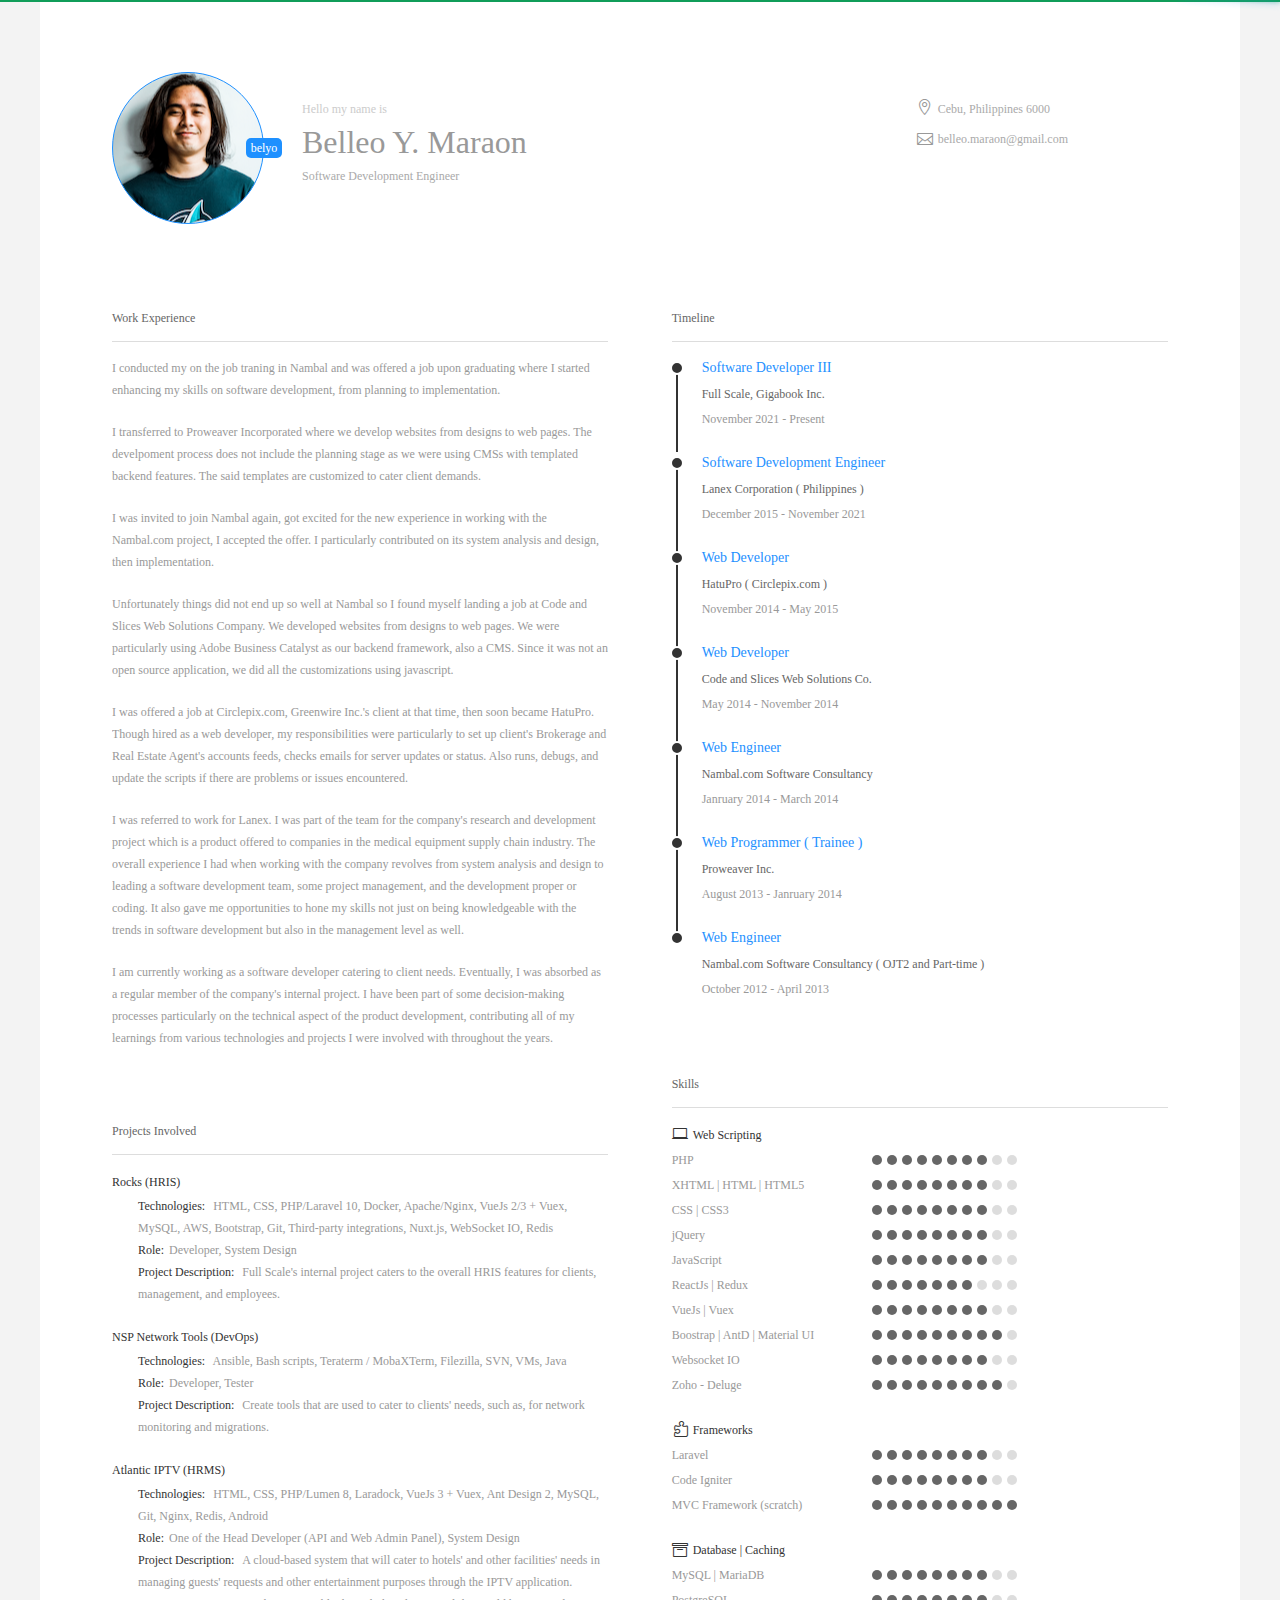
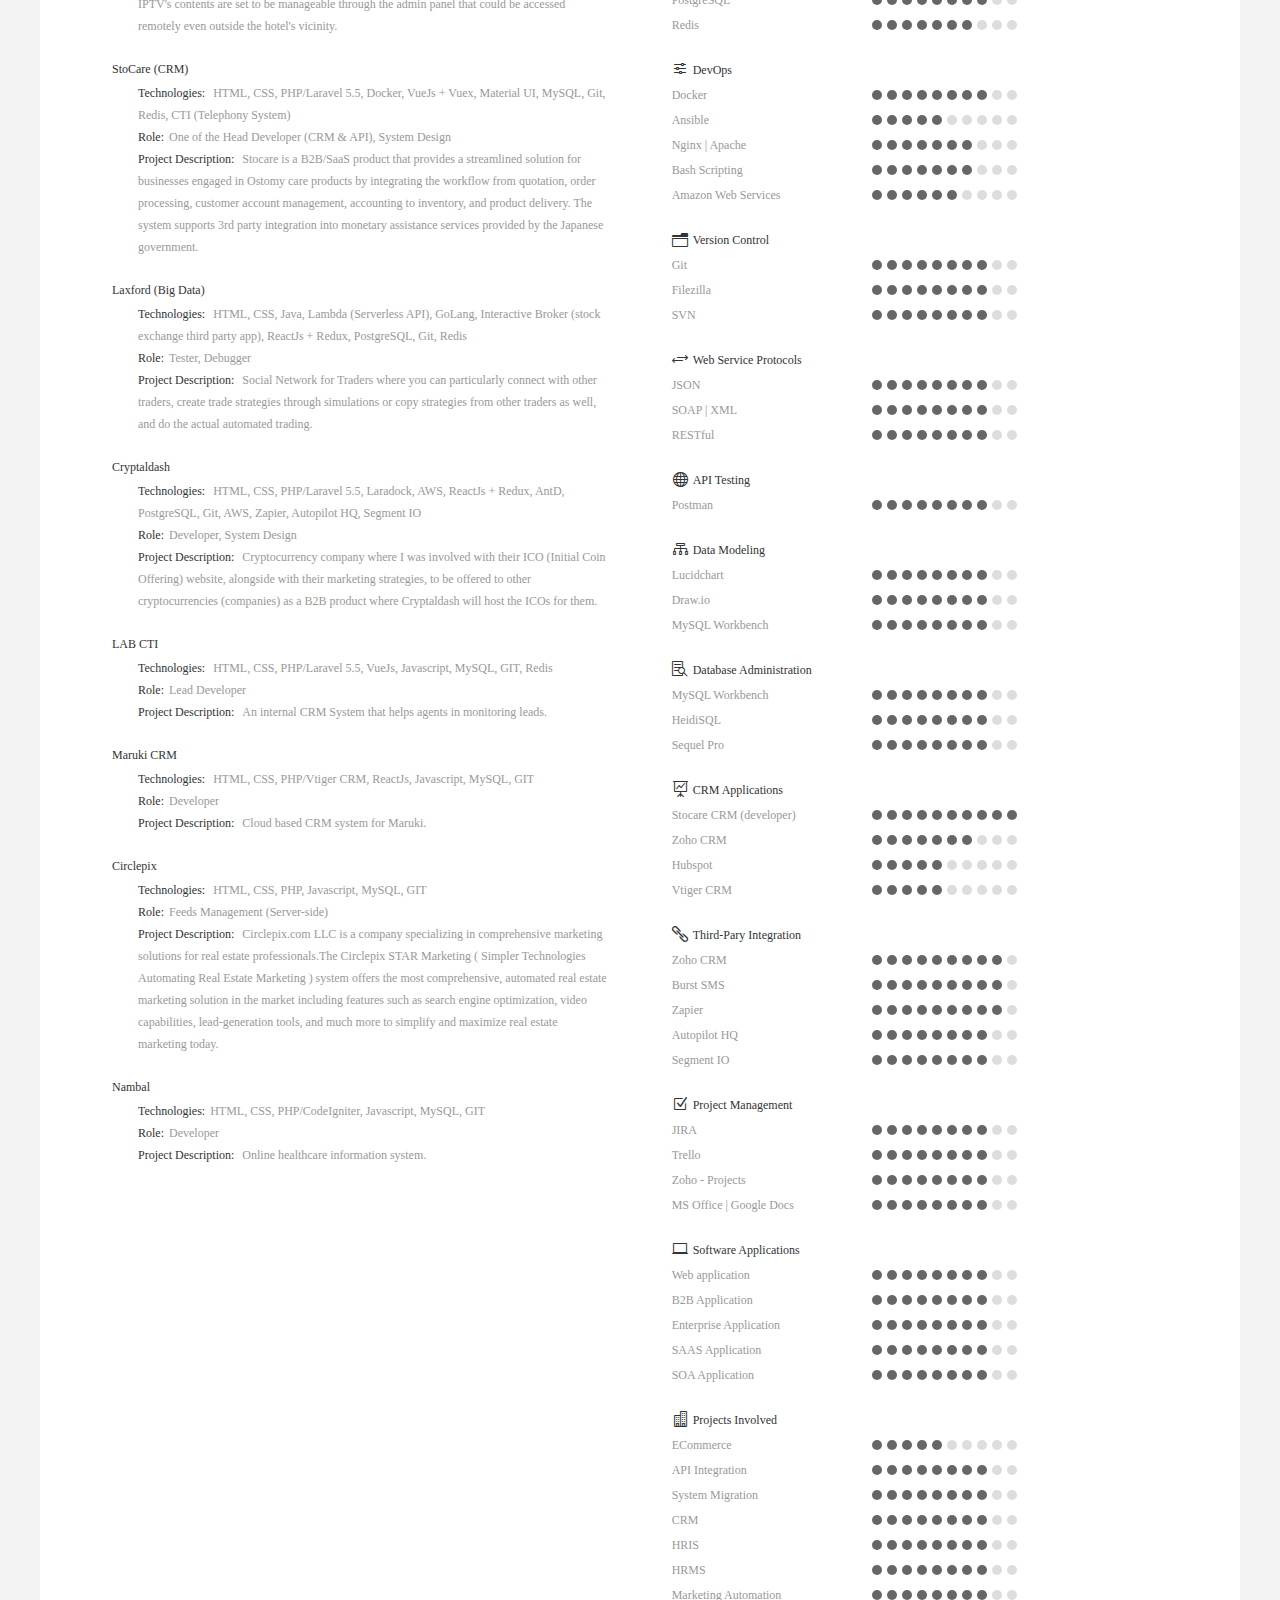
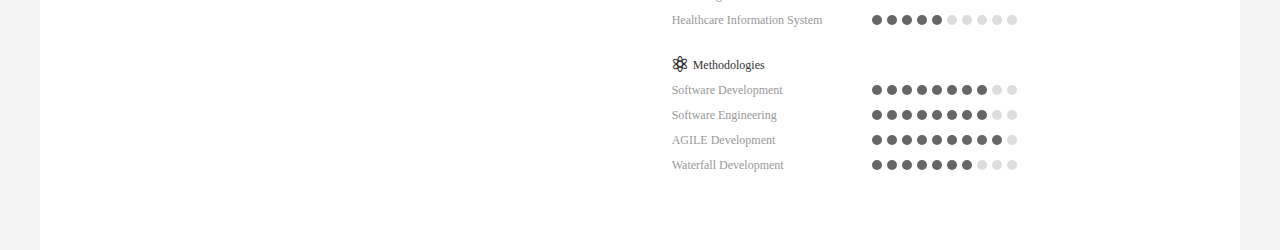
<file: index.html>
<!DOCTYPE html>
<html>

<head>
    <meta name="viewport" content="width=device-width,initial-scale=1,user-scalable=no,minimal-ui" />
    <meta http-equiv="Content-Type" content="text/html; charset=UTF-8" />
    <meta name="keywords" content="Belleo Maraon's Resume" />
    <meta name="description" content="Small but terrible" />

    <!--favicon-->
    <!-- <link rel="icon" href="images/favicon.png" type="image/x-icon" />
        <link rel="shortcut icon" href="images/favicon.png" type="image/x-icon" /> -- >

        <!--ios-->
    <link rel="apple-touch-icon-precomposed" href="images/apple-touch-icon-precomposed.png">

    <!--loading css-->
    <link href="css/pace-theme-flash.css" rel="stylesheet" type="text/css">

    <!--css-->
    <link href="css/style.css" rel="stylesheet">

    <!--css-->
    <link href="css/responsive.css" rel="stylesheet">

    <!--cdd-->
    <link href="css/font.css" rel="stylesheet" type="text/css">

    <title>Belleo Y. Maraon</title>
</head>

<body>
    <div class="main">
        <div class="content">

            <!--header-->
            <div class="header clearfix">
                <div class="avatar">
                    <a href="javascript:;" class="avatar_pic circle"><em class="circle doing"></em></a>
                    <b class="doing r5"> belyo </b>
                </div>
                <div class="base">
                    <p class="desc">Hello my name is</p>
                    <h2> Belleo Y. Maraon </h2>
                    <p> Software Development Engineer</p>
                    <span>
                        <p><i aria-hidden="true" data-icon="&#xe01d;"></i> Cebu, Philippines 6000 </p>
                        <p><a href="mailto:belleo.maraon@gmail.com" class="tel_me"><i aria-hidden="true"
                                    data-icon="&#xe010;"></i>belleo.maraon@gmail.com</a></p>
                    </span>
                </div>
            </div>

            <!--information-->
            <div class="information clearfix">

                <!--left-->
                <div class="info_area info_left info_content">

                    <h5> Work Experience </h5>
                    <p class="desc s1">
                        I conducted my on the job traning in Nambal and was offered a job upon graduating where I
                        started enhancing my skills on software development, from planning to implementation.
                    </p>
                    <p class="desc s2">
                        I transferred to Proweaver Incorporated where we develop websites from designs to web pages.
                        The develpoment process does not include the planning stage as we were using CMSs with
                        templated backend features. The said templates are customized to cater client demands.
                    </p>
                    <p class="desc s3">
                        I was invited to join Nambal again, got excited for the new experience in working with the
                        Nambal.com project, I accepted the offer. I particularly contributed on its system analysis and
                        design, then implementation.
                    </p>
                    <p class="desc s4">
                        Unfortunately things did not end up so well at Nambal so I found myself landing a job at Code
                        and Slices
                        Web Solutions Company. We developed websites from designs to web pages. We were particularly
                        using
                        Adobe Business Catalyst as our backend framework, also a CMS. Since it was not an open source
                        application, we did all the customizations using javascript.
                    </p>
                    <p class="desc s5">
                        I was offered a job at Circlepix.com, Greenwire Inc.'s client at that time, then soon became
                        HatuPro. Though hired as a web developer, my responsibilities were particularly to set up
                        client's
                        Brokerage and Real Estate Agent's accounts feeds, checks emails for server updates or status.
                        Also runs, debugs, and update the scripts if there are problems or issues encountered.
                    </p>
                    <p class="desc s6">
                        I was referred to work for Lanex. I was part of the team for the company's research and
                        development project
                        which is a product offered to companies in the medical equipment supply chain industry. The
                        overall
                        experience I had when working with the company revolves from system analysis and design to
                        leading a software
                        development team, some project management, and the development proper or coding. It also gave me
                        opportunities
                        to hone my skills not just on being knowledgeable with the trends in software development but
                        also in the
                        management level as well.
                    </p>
                    <p class="desc s7">
                        I am currently working as a software developer catering to client needs. Eventually, I was absorbed
                        as a regular member of the company's internal project. I have been part of some decision-making
                        processes particularly on the technical aspect of the product development, contributing all of
                        my learnings from various technologies and projects I were involved with throughout the years. 
                    </p>

                    <h5> Projects Involved </h5>
                    <ul>
                        <li class="clearfix">
                            <div class="con">
                                <h3>Rocks (HRIS)</h3>
                                <p>
                                    <strong>Technologies:</strong><em> HTML, CSS, PHP/Laravel 10, Docker, Apache/Nginx,
                                        VueJs 2/3 + Vuex, MySQL, AWS, Bootstrap, Git, Third-party integrations,
                                        Nuxt.js, WebSocket IO, Redis </em><br />
                                    <strong>Role:</strong><em>Developer, System Design</em><br />
                                    <strong>Project Description:</strong> <em> Full Scale's internal project caters to
                                        the overall HRIS features for clients, management, and employees.</em>
                                </p>
                            </div>
                        </li>
                        <li class="clearfix">
                            <div class="con">
                                <h3>NSP Network Tools (DevOps)</h3>
                                <p>
                                    <strong>Technologies:</strong><em> Ansible, Bash scripts, Teraterm / MobaXTerm,
                                        Filezilla, SVN, VMs, Java</em><br />
                                    <strong>Role:</strong><em>Developer, Tester</em> <br />
                                    <strong>Project Description:</strong> <em> Create tools that are used to cater to
                                        clients' needs, such as, for network monitoring and migrations.</em>
                                </p>
                            </div>
                        </li>
                        <li class="clearfix">
                            <div class="con">
                                <h3>Atlantic IPTV (HRMS)</h3>
                                <p>
                                    <strong>Technologies:</strong><em> HTML, CSS, PHP/Lumen 8, Laradock, VueJs 3 +
                                        Vuex, Ant Design 2, MySQL, Git, Nginx, Redis, Android</em><br />
                                    <strong>Role:</strong><em>One of the Head Developer (API and Web Admin Panel),
                                        System Design</em>
                                    <br />
                                    <strong>Project Description:</strong> <em>A cloud-based system that will cater to
                                        hotels' and other facilities' needs in managing guests' requests and other
                                        entertainment purposes through the IPTV application. IPTV's contents are set to
                                        be manageable through the admin panel that could be accessed remotely even
                                        outside the hotel's vicinity.</em>
                                </p>
                            </div>
                        </li>
                        <li class="clearfix">
                            <div class="con">
                                <h3>StoCare (CRM)</h3>
                                <p>
                                    <strong>Technologies:</strong><em> HTML, CSS, PHP/Laravel 5.5, Docker, VueJs +
                                        Vuex, Material UI, MySQL, Git, Redis, CTI (Telephony System)</em><br />
                                    <strong>Role:</strong><em>One of the Head Developer (CRM & API), System Design</em>
                                    <br />
                                    <strong>Project Description:</strong> <em>Stocare is a B2B/SaaS product that
                                        provides a streamlined solution for businesses engaged in Ostomy care products
                                        by integrating the workflow from quotation, order processing, customer account
                                        management, accounting to inventory, and product delivery. The system supports
                                        3rd party integration into monetary assistance services provided by the Japanese
                                        government.</em>
                                </p>
                            </div>
                        </li>
                        <li class="clearfix">
                            <div class="con">
                                <h3>Laxford (Big Data)</h3>
                                <p>
                                    <strong>Technologies:</strong><em> HTML, CSS, Java, Lambda (Serverless API), GoLang,
                                        Interactive Broker (stock exchange third party app), ReactJs + Redux,
                                        PostgreSQL, Git, Redis</em><br />
                                    <strong>Role:</strong><em>Tester, Debugger</em> <br />
                                    <strong>Project Description:</strong> <em>Social Network for Traders where you can
                                        particularly connect with other traders, create trade strategies through
                                        simulations or copy strategies from other traders as well, and do the actual
                                        automated trading.</em>
                                </p>
                            </div>
                        </li>
                        <li class="clearfix">
                            <div class="con">
                                <h3>Cryptaldash</h3>
                                <p>
                                    <strong>Technologies:</strong><em> HTML, CSS, PHP/Laravel 5.5, Laradock, AWS,
                                        ReactJs + Redux, AntD, PostgreSQL, Git, AWS, Zapier, Autopilot HQ, Segment
                                        IO</em><br />
                                    <strong>Role:</strong><em>Developer, System Design</em> <br />
                                    <strong>Project Description:</strong> <em>Cryptocurrency company where I was
                                        involved with their ICO (Initial Coin Offering) website, alongside with their
                                        marketing strategies, to be offered to other cryptocurrencies (companies) as a
                                        B2B product where Cryptaldash will host the ICOs for them.</em>
                                </p>
                            </div>
                        </li>
                        <li class="clearfix">
                            <div class="con">
                                <h3>LAB CTI</h3>
                                <p>
                                    <strong>Technologies:</strong><em> HTML, CSS, PHP/Laravel 5.5, VueJs, Javascript,
                                        MySQL, GIT, Redis </em><br />
                                    <strong>Role:</strong><em>Lead Developer</em> <br />
                                    <strong>Project Description:</strong> <em>An internal CRM System that helps agents
                                        in monitoring leads.</em>
                                </p>
                            </div>
                        </li>
                        <li class="clearfix">
                            <div class="con">
                                <h3>Maruki CRM</h3>
                                <p>
                                    <strong>Technologies:</strong><em> HTML, CSS, PHP/Vtiger CRM, ReactJs, Javascript,
                                        MySQL, GIT </em><br />
                                    <strong>Role:</strong><em>Developer</em> <br />
                                    <strong>Project Description:</strong> <em>Cloud based CRM system for Maruki.</em>
                                </p>
                            </div>
                        </li>
                        <li class="clearfix">
                            <div class="con">
                                <h3>Circlepix</h3>
                                <p>
                                    <strong>Technologies:</strong><em> HTML, CSS, PHP, Javascript, MySQL, GIT
                                    </em><br />
                                    <strong>Role:</strong><em>Feeds Management (Server-side)</em> <br />
                                    <strong>Project Description:</strong> <em>Circlepix.com LLC is a company
                                        specializing in comprehensive marketing solutions for real estate
                                        professionals.The Circlepix STAR Marketing ( Simpler Technologies Automating
                                        Real Estate Marketing ) system offers the most comprehensive, automated real
                                        estate marketing solution in the market including features such as search
                                        engine optimization, video capabilities, lead-generation tools, and much more
                                        to simplify and maximize real estate marketing today.</em>
                                </p>
                            </div>
                        </li>
                        <li class="clearfix">
                            <div class="con">
                                <h3>Nambal</h3>
                                <p>
                                    <strong>Technologies:</strong><em>HTML, CSS, PHP/CodeIgniter, Javascript,
                                        MySQL, GIT </em><br />
                                    <strong>Role:</strong><em>Developer</em> <br />
                                    <strong>Project Description:</strong> <em>Online healthcare information system.</em>
                                </p>
                            </div>
                        </li>
                    </ul>
                </div>

                <!--right-->
                <div class="info_area info_right info_timeline">
                    <h5> Timeline </h5>
                    <ul>
                        <li class="clearfix top" id="s7">
                            <!--list样式-->
                            <div class="dot"><b></b></div>
                            <!--内容-->
                            <div class="con">
                                <h3> Software Developer III </h3>
                                <p> Full Scale, Gigabook Inc. </p>
                                <p class="desc"> November 2021 - Present </p>
                            </div>
                        </li>
                        <li class="clearfix top" id="s6">
                            <!--list样式-->
                            <div class="dot"><b></b></div>
                            <!--内容-->
                            <div class="con">
                                <h3> Software Development Engineer </h3>
                                <p> Lanex Corporation ( Philippines ) </p>
                                <p class="desc"> December 2015 - November 2021 </p>
                            </div>
                        </li>
                        <li class="clearfix" id="s5">
                            <!--list样式-->
                            <div class="dot"><b></b></div>
                            <!--内容-->
                            <div class="con">
                                <h3> Web Developer </h3>
                                <p> HatuPro ( Circlepix.com ) </p>
                                <p class="desc"> November 2014 - May 2015 </p>
                            </div>
                        </li>
                        <li class="clearfix" id="s4">
                            <!--list样式-->
                            <div class="dot"><b></b></div>
                            <!--内容-->
                            <div class="con">
                                <h3> Web Developer </h3>
                                <p> Code and Slices Web Solutions Co. </p>
                                <p class="desc"> May 2014 - November 2014 </p>
                            </div>
                        </li>
                        <li class="clearfix" id="s3">
                            <!--list样式-->
                            <div class="dot"><b></b></div>
                            <!--内容-->
                            <div class="con">
                                <h3> Web Engineer </h3>
                                <p> Nambal.com Software Consultancy </p>
                                <p class="desc"> Janruary 2014 - March 2014 </p>
                            </div>
                        </li>
                        <li class="clearfix" id="s2">
                            <!--list样式-->
                            <div class="dot"><b></b></div>
                            <!--内容-->
                            <div class="con">
                                <h3> Web Programmer ( Trainee ) </h3>
                                <p> Proweaver Inc. </p>
                                <p class="desc"> August 2013 - Janruary 2014 </p>
                            </div>
                        </li>
                        <li class="clearfix bottom" id="s1">
                            <!--list样式-->
                            <div class="dot"><b></b></div>
                            <!--内容-->
                            <div class="con">
                                <h3> Web Engineer </h3>
                                <p> Nambal.com Software Consultancy ( OJT2 and Part-time )</p>
                                <p class="desc"> October 2012 - April 2013 </p>
                            </div>
                        </li>
                    </ul>

                    <h5> Skills </h5>
                    <dl class="clearfix">
                        <dt>
                            <h6><i aria-hidden="true" data-icon="&#xe00d;"></i>Web Scripting<h6>
                        </dt>
                        <dd></dd>
                    </dl>
                    <dl class="clearfix">
                        <dt> PHP </dt>
                        <dd>
                            <b></b>
                            <b></b>
                            <b></b>
                            <b></b>
                            <b></b>
                            <b></b>
                            <b></b>
                            <b></b>
                            <em></em>
                            <em></em>
                        </dd>
                    </dl>
                    <dl class="clearfix">
                        <dt> XHTML | HTML | HTML5 </dt>
                        <dd>
                            <b></b>
                            <b></b>
                            <b></b>
                            <b></b>
                            <b></b>
                            <b></b>
                            <b></b>
                            <b></b>
                            <em></em>
                            <em></em>
                        </dd>
                    </dl>
                    <dl class="clearfix">
                        <dt> CSS | CSS3 </dt>
                        <dd>
                            <b></b>
                            <b></b>
                            <b></b>
                            <b></b>
                            <b></b>
                            <b></b>
                            <b></b>
                            <b></b>
                            <em></em>
                            <em></em>
                        </dd>
                    </dl>
                    <dl class="clearfix">
                        <dt> jQuery </dt>
                        <dd>
                            <b></b>
                            <b></b>
                            <b></b>
                            <b></b>
                            <b></b>
                            <b></b>
                            <b></b>
                            <b></b>
                            <em></em>
                            <em></em>
                        </dd>
                    </dl>
                    <dl class="clearfix">
                        <dt> JavaScript </dt>
                        <dd>
                            <b></b>
                            <b></b>
                            <b></b>
                            <b></b>
                            <b></b>
                            <b></b>
                            <b></b>
                            <b></b>
                            <em></em>
                            <em></em>
                        </dd>
                    </dl>
                    <dl class="clearfix">
                        <dt> ReactJs | Redux </dt>
                        <dd>
                            <b></b>
                            <b></b>
                            <b></b>
                            <b></b>
                            <b></b>
                            <b></b>
                            <b></b>
                            <em></em>
                            <em></em>
                            <em></em>
                        </dd>
                    </dl>
                    <dl class="clearfix">
                        <dt> VueJs | Vuex </dt>
                        <dd>
                            <b></b>
                            <b></b>
                            <b></b>
                            <b></b>
                            <b></b>
                            <b></b>
                            <b></b>
                            <b></b>
                            <em></em>
                            <em></em>
                        </dd>
                    </dl>
                    <dl class="clearfix">
                        <dt> Boostrap | AntD | Material UI </dt>
                        <dd>
                            <b></b>
                            <b></b>
                            <b></b>
                            <b></b>
                            <b></b>
                            <b></b>
                            <b></b>
                            <b></b>
                            <b></b>
                            <em></em>
                        </dd>
                    </dl>
                    <dl class="clearfix">
                        <dt> Websocket IO </dt>
                        <dd>
                            <b></b>
                            <b></b>
                            <b></b>
                            <b></b>
                            <b></b>
                            <b></b>
                            <b></b>
                            <b></b>
                            <em></em>
                            <em></em>
                        </dd>
                    </dl>
                    <dl class="clearfix">
                        <dt> Zoho - Deluge </dt>
                        <dd>
                            <b></b>
                            <b></b>
                            <b></b>
                            <b></b>
                            <b></b>
                            <b></b>
                            <b></b>
                            <b></b>
                            <b></b>
                            <em></em>
                        </dd>
                    </dl>
                    <dl class="clearfix mt20">
                        <dt>
                            <h6><i aria-hidden="true" data-icon="&#xe102;"></i>Frameworks<h6>
                        </dt>
                        <dd></dd>
                    </dl>
                    <dl class="clearfix">
                        <dt> Laravel </dt>
                        <dd>
                            <b></b>
                            <b></b>
                            <b></b>
                            <b></b>
                            <b></b>
                            <b></b>
                            <b></b>
                            <b></b>
                            <em></em>
                            <em></em>
                        </dd>
                    </dl>
                    <dl class="clearfix">
                        <dt> Code Igniter </dt>
                        <dd>
                            <b></b>
                            <b></b>
                            <b></b>
                            <b></b>
                            <b></b>
                            <b></b>
                            <b></b>
                            <b></b>
                            <em></em>
                            <em></em>
                        </dd>
                    </dl>
                    <dl class="clearfix">
                        <dt> MVC Framework (scratch) </dt>
                        <dd>
                            <b></b>
                            <b></b>
                            <b></b>
                            <b></b>
                            <b></b>
                            <b></b>
                            <b></b>
                            <b></b>
                            <b></b>
                            <b></b>
                        </dd>
                    </dl>
                    <dl class="clearfix mt20">
                        <dt>
                            <h6><i aria-hidden="true" data-icon="&#xe02f;"></i>Database | Caching<h6>
                        </dt>
                        <dd></dd>
                    </dl>
                    <dl class="clearfix">
                        <dt> MySQL | MariaDB </dt>
                        <dd>
                            <b></b>
                            <b></b>
                            <b></b>
                            <b></b>
                            <b></b>
                            <b></b>
                            <b></b>
                            <b></b>
                            <em></em>
                            <em></em>
                        </dd>
                    </dl>
                    <dl class="clearfix">
                        <dt> PostgreSQL </dt>
                        <dd>
                            <b></b>
                            <b></b>
                            <b></b>
                            <b></b>
                            <b></b>
                            <b></b>
                            <b></b>
                            <b></b>
                            <em></em>
                            <em></em>
                        </dd>
                    </dl>
                    <dl class="clearfix">
                        <dt> Redis </dt>
                        <dd>
                            <b></b>
                            <b></b>
                            <b></b>
                            <b></b>
                            <b></b>
                            <b></b>
                            <b></b>
                            <em></em>
                            <em></em>
                            <em></em>
                        </dd>
                    </dl>
                    <dl class="clearfix mt20">
                        <dt>
                            <h6><i aria-hidden="true" data-icon="&#x66;"></i>DevOps<h6>
                        </dt>
                        <dd></dd>
                    </dl>
                    <dl class="clearfix">
                        <dt> Docker </dt>
                        <dd>
                            <b></b>
                            <b></b>
                            <b></b>
                            <b></b>
                            <b></b>
                            <b></b>
                            <b></b>
                            <b></b>
                            <em></em>
                            <em></em>
                        </dd>
                    </dl>
                    <dl class="clearfix">
                        <dt> Ansible </dt>
                        <dd>
                            <b></b>
                            <b></b>
                            <b></b>
                            <b></b>
                            <b></b>
                            <em></em>
                            <em></em>
                            <em></em>
                            <em></em>
                            <em></em>
                        </dd>
                    </dl>
                    <dl class="clearfix">
                        <dt> Nginx | Apache </dt>
                        <dd>
                            <b></b>
                            <b></b>
                            <b></b>
                            <b></b>
                            <b></b>
                            <b></b>
                            <b></b>
                            <em></em>
                            <em></em>
                            <em></em>
                        </dd>
                    </dl>
                    <dl class="clearfix">
                        <dt> Bash Scripting </dt>
                        <dd>
                            <b></b>
                            <b></b>
                            <b></b>
                            <b></b>
                            <b></b>
                            <b></b>
                            <b></b>
                            <em></em>
                            <em></em>
                            <em></em>
                        </dd>
                    </dl>
                    <dl class="clearfix">
                        <dt> Amazon Web Services </dt>
                        <dd>
                            <b></b>
                            <b></b>
                            <b></b>
                            <b></b>
                            <b></b>
                            <b></b>
                            <em></em>
                            <em></em>
                            <em></em>
                            <em></em>
                        </dd>
                    </dl>
                    <dl class="clearfix mt20">
                        <dt>
                            <h6><i aria-hidden="true" data-icon="&#x6e;"></i>Version Control<h6>
                        </dt>
                        <dd></dd>
                    </dl>
                    <dl class="clearfix">
                        <dt> Git </dt>
                        <dd>
                            <b></b>
                            <b></b>
                            <b></b>
                            <b></b>
                            <b></b>
                            <b></b>
                            <b></b>
                            <b></b>
                            <em></em>
                            <em></em>
                        </dd>
                    </dl>
                    <dl class="clearfix">
                        <dt> Filezilla </dt>
                        <dd>
                            <b></b>
                            <b></b>
                            <b></b>
                            <b></b>
                            <b></b>
                            <b></b>
                            <b></b>
                            <b></b>
                            <em></em>
                            <em></em>
                        </dd>
                    </dl>
                    <dl class="clearfix">
                        <dt> SVN </dt>
                        <dd>
                            <b></b>
                            <b></b>
                            <b></b>
                            <b></b>
                            <b></b>
                            <b></b>
                            <b></b>
                            <b></b>
                            <em></em>
                            <em></em>
                        </dd>
                    </dl>
                    <dl class="clearfix mt20">
                        <dt>
                            <h6><i aria-hidden="true" data-icon="&#x2b;"></i>Web Service Protocols<h6>
                        </dt>
                        <dd></dd>
                    </dl>
                    <dl class="clearfix">
                        <dt> JSON </dt>
                        <dd>
                            <b></b>
                            <b></b>
                            <b></b>
                            <b></b>
                            <b></b>
                            <b></b>
                            <b></b>
                            <b></b>
                            <em></em>
                            <em></em>
                        </dd>
                    </dl>
                    <dl class="clearfix">
                        <dt> SOAP | XML </dt>
                        <dd>
                            <b></b>
                            <b></b>
                            <b></b>
                            <b></b>
                            <b></b>
                            <b></b>
                            <b></b>
                            <b></b>
                            <em></em>
                            <em></em>
                        </dd>
                    </dl>
                    <dl class="clearfix">
                        <dt> RESTful </dt>
                        <dd>
                            <b></b>
                            <b></b>
                            <b></b>
                            <b></b>
                            <b></b>
                            <b></b>
                            <b></b>
                            <b></b>
                            <em></em>
                            <em></em>
                        </dd>
                    </dl>
                    <dl class="clearfix mt20">
                        <dt>
                            <h6><i aria-hidden="true" data-icon="&#xe0e3;"></i>API Testing<h6>
                        </dt>
                        <dd></dd>
                    </dl>
                    <dl class="clearfix">
                        <dt> Postman </dt>
                        <dd>
                            <b></b>
                            <b></b>
                            <b></b>
                            <b></b>
                            <b></b>
                            <b></b>
                            <b></b>
                            <b></b>
                            <em></em>
                            <em></em>
                        </dd>
                    </dl>
                    <dl class="clearfix mt20">
                        <dt>
                            <h6><i aria-hidden="true" data-icon="&#xe109;"></i>Data Modeling<h6>
                        </dt>
                        <dd></dd>
                    </dl>
                    <dl class="clearfix">
                        <dt> Lucidchart </dt>
                        <dd>
                            <b></b>
                            <b></b>
                            <b></b>
                            <b></b>
                            <b></b>
                            <b></b>
                            <b></b>
                            <b></b>
                            <em></em>
                            <em></em>
                        </dd>
                    </dl>
                    <dl class="clearfix">
                        <dt> Draw.io </dt>
                        <dd>
                            <b></b>
                            <b></b>
                            <b></b>
                            <b></b>
                            <b></b>
                            <b></b>
                            <b></b>
                            <b></b>
                            <em></em>
                            <em></em>
                        </dd>
                    </dl>
                    <dl class="clearfix">
                        <dt> MySQL Workbench </dt>
                        <dd>
                            <b></b>
                            <b></b>
                            <b></b>
                            <b></b>
                            <b></b>
                            <b></b>
                            <b></b>
                            <b></b>
                            <em></em>
                            <em></em>
                        </dd>
                    </dl>
                    <dl class="clearfix mt20">
                        <dt>
                            <h6><i aria-hidden="true" data-icon="&#xe101;"></i>Database Administration<h6>
                        </dt>
                        <dd></dd>
                    </dl>
                    <dl class="clearfix">
                        <dt> MySQL Workbench </dt>
                        <dd>
                            <b></b>
                            <b></b>
                            <b></b>
                            <b></b>
                            <b></b>
                            <b></b>
                            <b></b>
                            <b></b>
                            <em></em>
                            <em></em>
                        </dd>
                    </dl>
                    <dl class="clearfix">
                        <dt> HeidiSQL </dt>
                        <dd>
                            <b></b>
                            <b></b>
                            <b></b>
                            <b></b>
                            <b></b>
                            <b></b>
                            <b></b>
                            <b></b>
                            <em></em>
                            <em></em>
                        </dd>
                    </dl>
                    <dl class="clearfix">
                        <dt> Sequel Pro </dt>
                        <dd>
                            <b></b>
                            <b></b>
                            <b></b>
                            <b></b>
                            <b></b>
                            <b></b>
                            <b></b>
                            <b></b>
                            <em></em>
                            <em></em>
                        </dd>
                    </dl>
                    <dl class="clearfix mt20">
                        <dt>
                            <h6><i aria-hidden="true" data-icon="&#xe0e9;"></i>CRM Applications<h6>
                        </dt>
                        <dd></dd>
                    </dl>
                    <dl class="clearfix">
                        <dt> Stocare CRM (developer) </dt>
                        <dd>
                            <b></b>
                            <b></b>
                            <b></b>
                            <b></b>
                            <b></b>
                            <b></b>
                            <b></b>
                            <b></b>
                            <b></b>
                            <b></b>
                        </dd>
                    </dl>
                    <dl class="clearfix">
                        <dt> Zoho CRM </dt>
                        <dd>
                            <b></b>
                            <b></b>
                            <b></b>
                            <b></b>
                            <b></b>
                            <b></b>
                            <b></b>
                            <em></em>
                            <em></em>
                            <em></em>
                        </dd>
                    </dl>
                    <dl class="clearfix">
                        <dt> Hubspot </dt>
                        <dd>
                            <b></b>
                            <b></b>
                            <b></b>
                            <b></b>
                            <b></b>
                            <em></em>
                            <em></em>
                            <em></em>
                            <em></em>
                            <em></em>
                        </dd>
                    </dl>
                    <dl class="clearfix">
                        <dt> Vtiger CRM </dt>
                        <dd>
                            <b></b>
                            <b></b>
                            <b></b>
                            <b></b>
                            <b></b>
                            <em></em>
                            <em></em>
                            <em></em>
                            <em></em>
                            <em></em>
                        </dd>
                    </dl>
                    <dl class="clearfix mt20">
                        <dt>
                            <h6><i aria-hidden="true" data-icon="&#xe02c;"></i>Third-Pary Integration<h6>
                        </dt>
                        <dd></dd>
                    </dl>
                    <dl class="clearfix">
                        <dt> Zoho CRM </dt>
                        <dd>
                            <b></b>
                            <b></b>
                            <b></b>
                            <b></b>
                            <b></b>
                            <b></b>
                            <b></b>
                            <b></b>
                            <b></b>
                            <em></em>
                        </dd>
                    </dl>
                    <dl class="clearfix">
                        <dt> Burst SMS </dt>
                        <dd>
                            <b></b>
                            <b></b>
                            <b></b>
                            <b></b>
                            <b></b>
                            <b></b>
                            <b></b>
                            <b></b>
                            <b></b>
                            <em></em>
                        </dd>
                    </dl>
                    <dl class="clearfix">
                        <dt> Zapier </dt>
                        <dd>
                            <b></b>
                            <b></b>
                            <b></b>
                            <b></b>
                            <b></b>
                            <b></b>
                            <b></b>
                            <b></b>
                            <b></b>
                            <em></em>
                        </dd>
                    </dl>
                    <dl class="clearfix">
                        <dt> Autopilot HQ </dt>
                        <dd>
                            <b></b>
                            <b></b>
                            <b></b>
                            <b></b>
                            <b></b>
                            <b></b>
                            <b></b>
                            <b></b>
                            <em></em>
                            <em></em>
                        </dd>
                    </dl>
                    <dl class="clearfix">
                        <dt> Segment IO </dt>
                        <dd>
                            <b></b>
                            <b></b>
                            <b></b>
                            <b></b>
                            <b></b>
                            <b></b>
                            <b></b>
                            <b></b>
                            <em></em>
                            <em></em>
                        </dd>
                    </dl>
                    <dl class="clearfix mt20">
                        <dt>
                            <h6><i aria-hidden="true" data-icon="&#x5a;"></i>Project Management<h6>
                        </dt>
                        <dd></dd>
                    </dl>
                    <dl class="clearfix">
                        <dt> JIRA </dt>
                        <dd>
                            <b></b>
                            <b></b>
                            <b></b>
                            <b></b>
                            <b></b>
                            <b></b>
                            <b></b>
                            <b></b>
                            <em></em>
                            <em></em>
                        </dd>
                    </dl>
                    <dl class="clearfix">
                        <dt> Trello </dt>
                        <dd>
                            <b></b>
                            <b></b>
                            <b></b>
                            <b></b>
                            <b></b>
                            <b></b>
                            <b></b>
                            <b></b>
                            <em></em>
                            <em></em>
                        </dd>
                    </dl>
                    <dl class="clearfix">
                        <dt> Zoho - Projects </dt>
                        <dd>
                            <b></b>
                            <b></b>
                            <b></b>
                            <b></b>
                            <b></b>
                            <b></b>
                            <b></b>
                            <b></b>
                            <em></em>
                            <em></em>
                        </dd>
                    </dl>
                    <dl class="clearfix">
                        <dt> MS Office | Google Docs </dt>
                        <dd>
                            <b></b>
                            <b></b>
                            <b></b>
                            <b></b>
                            <b></b>
                            <b></b>
                            <b></b>
                            <b></b>
                            <em></em>
                            <em></em>
                        </dd>
                    </dl>
                    <dl class="clearfix mt20">
                        <dt>
                            <h6><i aria-hidden="true" data-icon="&#xe00d;"></i>Software Applications<h6>
                        </dt>
                        <dd></dd>
                    </dl>
                    <dl class="clearfix">
                        <dt> Web application </dt>
                        <dd>
                            <b></b>
                            <b></b>
                            <b></b>
                            <b></b>
                            <b></b>
                            <b></b>
                            <b></b>
                            <b></b>
                            <em></em>
                            <em></em>
                        </dd>
                    </dl>
                    <dl class="clearfix">
                        <dt> B2B Application </dt>
                        <dd>
                            <b></b>
                            <b></b>
                            <b></b>
                            <b></b>
                            <b></b>
                            <b></b>
                            <b></b>
                            <b></b>
                            <em></em>
                            <em></em>
                        </dd>
                    </dl>
                    <dl class="clearfix">
                        <dt> Enterprise Application </dt>
                        <dd>
                            <b></b>
                            <b></b>
                            <b></b>
                            <b></b>
                            <b></b>
                            <b></b>
                            <b></b>
                            <b></b>
                            <em></em>
                            <em></em>
                        </dd>
                    </dl>
                    <dl class="clearfix">
                        <dt> SAAS Application </dt>
                        <dd>
                            <b></b>
                            <b></b>
                            <b></b>
                            <b></b>
                            <b></b>
                            <b></b>
                            <b></b>
                            <b></b>
                            <em></em>
                            <em></em>
                        </dd>
                    </dl>
                    <dl class="clearfix">
                        <dt> SOA Application </dt>
                        <dd>
                            <b></b>
                            <b></b>
                            <b></b>
                            <b></b>
                            <b></b>
                            <b></b>
                            <b></b>
                            <b></b>
                            <em></em>
                            <em></em>
                        </dd>
                    </dl>
                    <dl class="clearfix mt20">
                        <dt>
                            <h6><i aria-hidden="true" data-icon="&#xe0ef;"></i>Projects Involved<h6>
                        </dt>
                        <dd></dd>
                    </dl>
                    <dl class="clearfix">
                        <dt> ECommerce </dt>
                        <dd>
                            <b></b>
                            <b></b>
                            <b></b>
                            <b></b>
                            <b></b>
                            <em></em>
                            <em></em>
                            <em></em>
                            <em></em>
                            <em></em>
                        </dd>
                    </dl>
                    <dl class="clearfix">
                        <dt> API Integration </dt>
                        <dd>
                            <b></b>
                            <b></b>
                            <b></b>
                            <b></b>
                            <b></b>
                            <b></b>
                            <b></b>
                            <b></b>
                            <em></em>
                            <em></em>
                        </dd>
                    </dl>
                    <dl class="clearfix">
                        <dt> System Migration </dt>
                        <dd>
                            <b></b>
                            <b></b>
                            <b></b>
                            <b></b>
                            <b></b>
                            <b></b>
                            <b></b>
                            <b></b>
                            <em></em>
                            <em></em>
                        </dd>
                    </dl>
                    <dl class="clearfix">
                        <dt> CRM </dt>
                        <dd>
                            <b></b>
                            <b></b>
                            <b></b>
                            <b></b>
                            <b></b>
                            <b></b>
                            <b></b>
                            <b></b>
                            <em></em>
                            <em></em>
                        </dd>
                    </dl>
                    <dl class="clearfix">
                        <dt> HRIS </dt>
                        <dd>
                            <b></b>
                            <b></b>
                            <b></b>
                            <b></b>
                            <b></b>
                            <b></b>
                            <b></b>
                            <b></b>
                            <em></em>
                            <em></em>
                        </dd>
                    </dl>
                    <dl class="clearfix">
                        <dt> HRMS </dt>
                        <dd>
                            <b></b>
                            <b></b>
                            <b></b>
                            <b></b>
                            <b></b>
                            <b></b>
                            <b></b>
                            <b></b>
                            <em></em>
                            <em></em>
                        </dd>
                    </dl>
                    <dl class="clearfix">
                        <dt> Marketing Automation </dt>
                        <dd>
                            <b></b>
                            <b></b>
                            <b></b>
                            <b></b>
                            <b></b>
                            <b></b>
                            <b></b>
                            <b></b>
                            <em></em>
                            <em></em>
                        </dd>
                    </dl>
                    <dl class="clearfix">
                        <dt> Healthcare Information System </dt>
                        <dd>
                            <b></b>
                            <b></b>
                            <b></b>
                            <b></b>
                            <b></b>
                            <em></em>
                            <em></em>
                            <em></em>
                            <em></em>
                            <em></em>
                        </dd>
                    </dl>
                    <dl class="clearfix mt20">
                        <dt>
                            <h6><i aria-hidden="true" data-icon="&#xe00a;"></i>Methodologies<h6>
                        </dt>
                        <dd></dd>
                    </dl>
                    <dl class="clearfix">
                        <dt> Software Development </dt>
                        <dd>
                            <b></b>
                            <b></b>
                            <b></b>
                            <b></b>
                            <b></b>
                            <b></b>
                            <b></b>
                            <b></b>
                            <em></em>
                            <em></em>
                        </dd>
                    </dl>
                    <dl class="clearfix">
                        <dt> Software Engineering </dt>
                        <dd>
                            <b></b>
                            <b></b>
                            <b></b>
                            <b></b>
                            <b></b>
                            <b></b>
                            <b></b>
                            <b></b>
                            <em></em>
                            <em></em>
                        </dd>
                    </dl>
                    <dl class="clearfix">
                        <dt> AGILE Development </dt>
                        <dd>
                            <b></b>
                            <b></b>
                            <b></b>
                            <b></b>
                            <b></b>
                            <b></b>
                            <b></b>
                            <b></b>
                            <b></b>
                            <em></em>
                        </dd>
                    </dl>
                    <dl class="clearfix">
                        <dt> Waterfall Development </dt>
                        <dd>
                            <b></b>
                            <b></b>
                            <b></b>
                            <b></b>
                            <b></b>
                            <b></b>
                            <b></b>
                            <em></em>
                            <em></em>
                            <em></em>
                        </dd>
                    </dl>
                </div>

            </div>

        </div>
    </div>

    <!--Jquery 2.1 不支持ie6、7、8-->
    <script type="text/javascript" src="js/jquery-2.1.1.min.js"></script>

    <!--jquery 局部打印-->
    <script type="text/javascript" src="js/jQuery.print.js"></script>

    <!--jquery 动画-->
    <script type="text/javascript" src="js/jquery.transit.min.js"></script>

    <!--jquery 轮播-基于bootstrap carousel-->
    <script type="text/javascript" src="js/carousel.min.js"></script>

    <!--jquery loadding-->
    <script type="text/javascript" src="js/pace.min.js"></script>

    <!--effect-->
    <script type="text/javascript" src="js/common.js"></script>

</body>

</html>
</file>
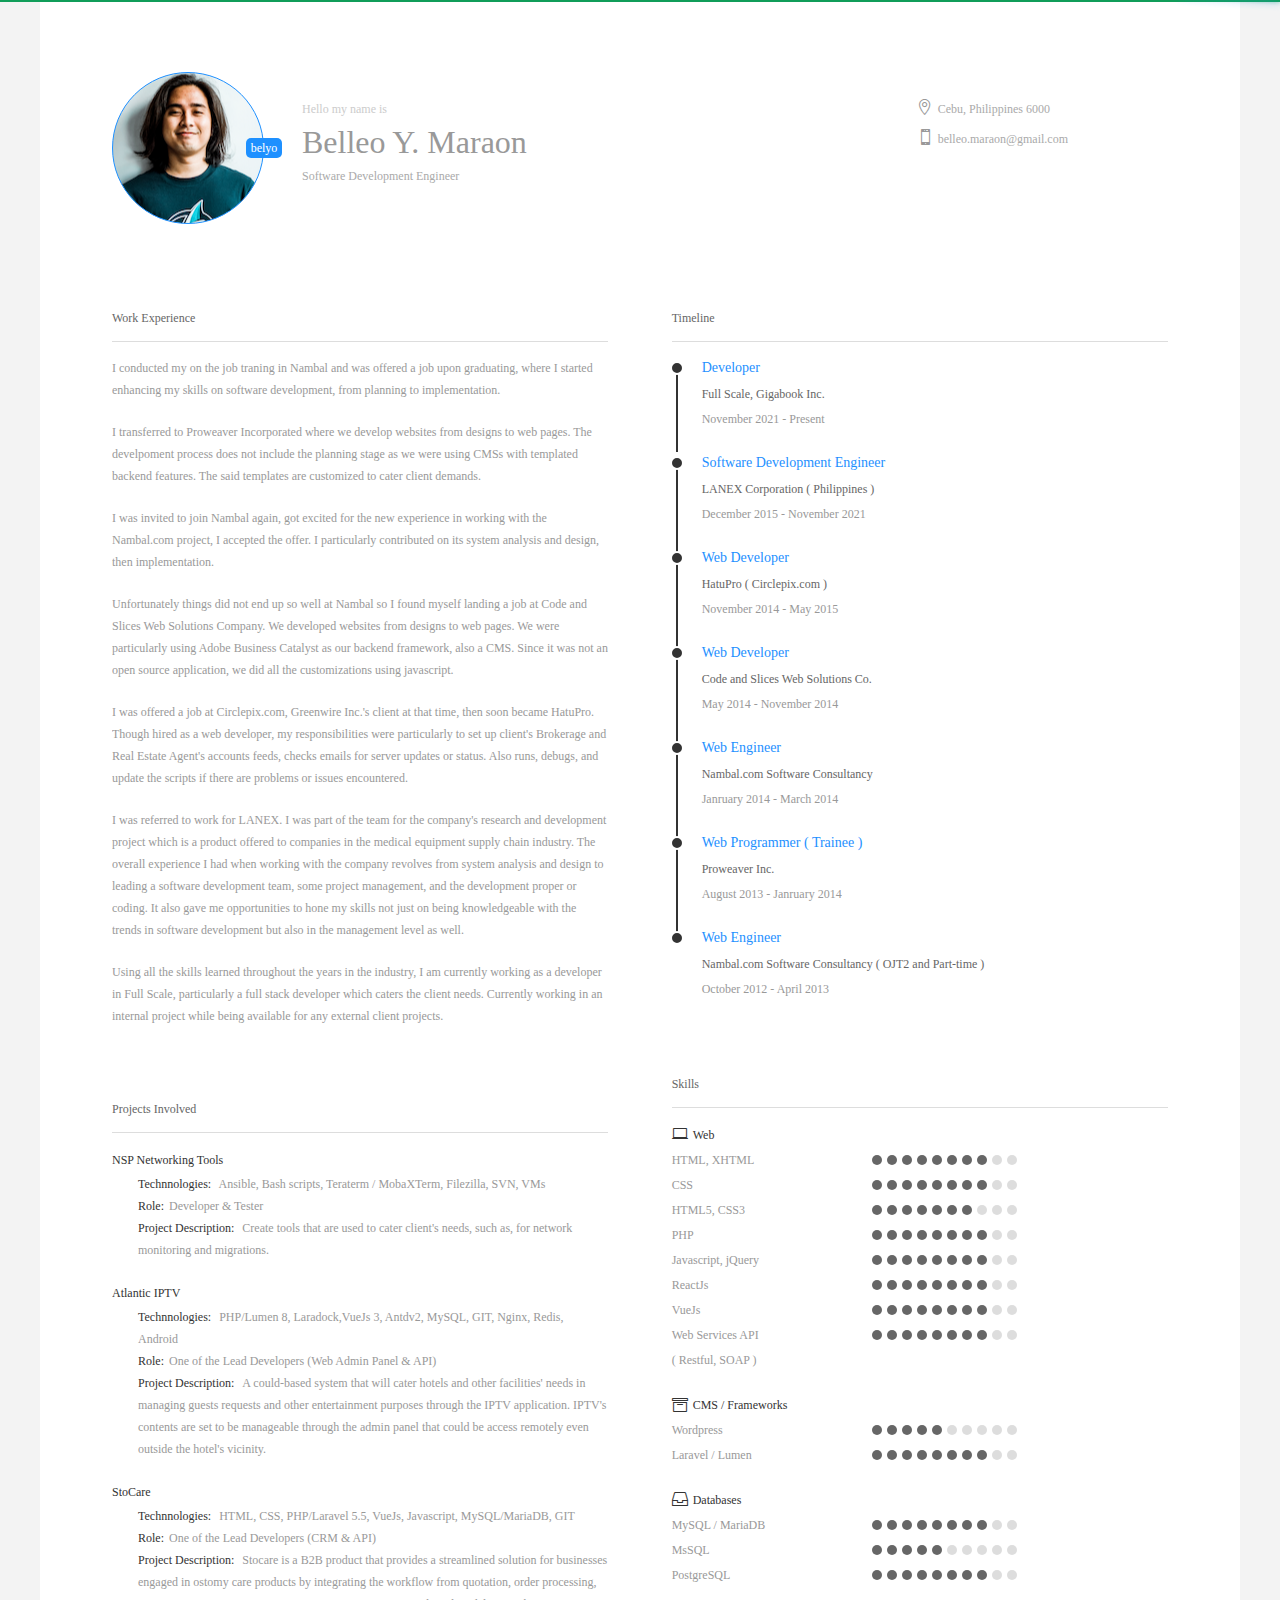
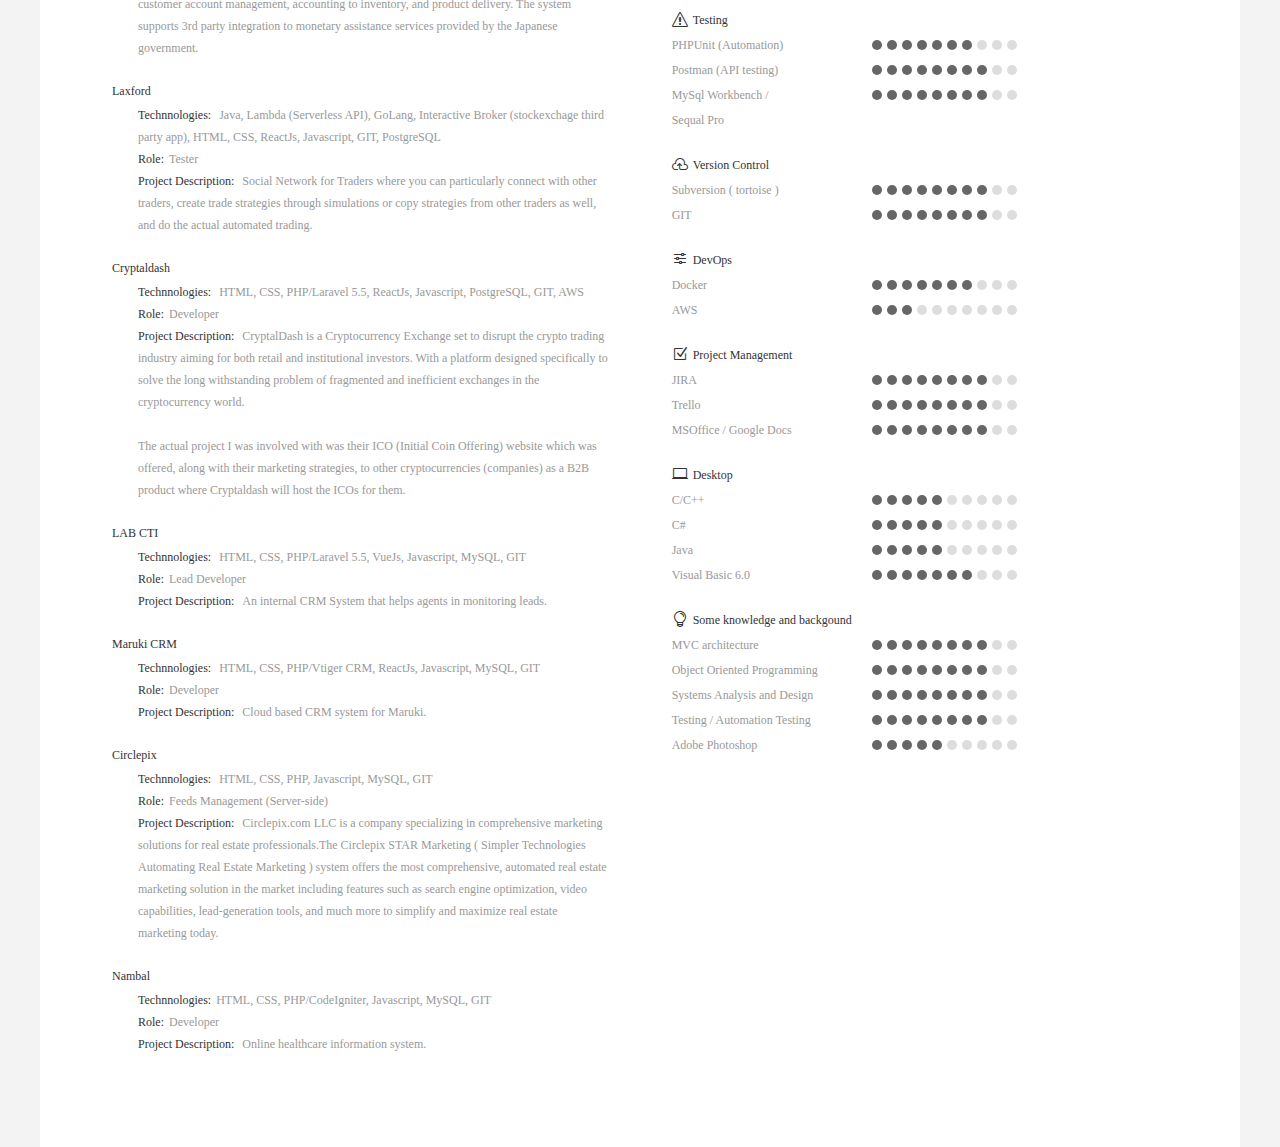
<file: index_12-11-2022.html>
<!DOCTYPE html>
<html>

<head>
    <meta name="viewport" content="width=device-width,initial-scale=1,user-scalable=no,minimal-ui" />
    <meta http-equiv="Content-Type" content="text/html; charset=UTF-8" />
    <meta name="keywords" content="Belleo Maraon's Resume" />
    <meta name="description" content="Small but terrible" />

    <!--favicon-->
    <!-- <link rel="icon" href="images/favicon.png" type="image/x-icon" />
        <link rel="shortcut icon" href="images/favicon.png" type="image/x-icon" /> -- >

        <!--ios-->
    <link rel="apple-touch-icon-precomposed" href="images/apple-touch-icon-precomposed.png">

    <!--loading css-->
    <link href="css/pace-theme-flash.css" rel="stylesheet" type="text/css">

    <!--css-->
    <link href="css/style.css" rel="stylesheet">

    <!--css-->
    <link href="css/responsive.css" rel="stylesheet">

    <!--cdd-->
    <link href="css/font.css" rel="stylesheet" type="text/css">

    <title>Belleo Y. Maraon</title>
</head>

<body>
    <div class="main">
        <div class="content">

            <!--header-->
            <div class="header clearfix">
                <div class="avatar">
                    <a href="javascript:;" class="avatar_pic circle"><em class="circle doing"></em></a>
                    <b class="doing r5"> belyo </b>
                </div>
                <div class="base">
                    <p class="desc">Hello my name is</p>
                    <h2> Belleo Y. Maraon </h2>
                    <p> Software Development Engineer</p>
                    <span>
                        <p><i aria-hidden="true" data-icon="&#xe01d;"></i> Cebu, Philippines 6000 </p>
                        <p><a href="javascript:;" class="tel_me"><i aria-hidden="true" data-icon="&#xe00b;"></i>
                                belleo.maraon@gmail.com </a></p>
                    </span>
                </div>
            </div>

            <!--information-->
            <div class="information clearfix">

                <!--left-->
                <div class="info_area info_left info_content">

                    <h5> Work Experience </h5>
                    <p class="desc s1">
                        I conducted my on the job traning in Nambal and was offered a job upon graduating, where I
                        started
                        enhancing my skills on software development, from planning to implementation.
                    </p>
                    <p class="desc s2">
                        I transferred to Proweaver Incorporated where we develop websites from designs to web pages.
                        The develpoment process does not include the planning stage as we were using CMSs with
                        templated backend features. The said templates are customized to cater client demands.
                    </p>
                    <p class="desc s3">
                        I was invited to join Nambal again, got excited for the new experience in working with the
                        Nambal.com project, I accepted the offer. I particularly contributed on its system analysis and
                        design, then implementation.
                    </p>
                    <p class="desc s4">
                        Unfortunately things did not end up so well at Nambal so I found myself landing a job at Code
                        and Slices
                        Web Solutions Company. We developed websites from designs to web pages. We were particularly
                        using
                        Adobe Business Catalyst as our backend framework, also a CMS. Since it was not an open source
                        application, we did all the customizations using javascript.
                    </p>
                    <p class="desc s5">
                        I was offered a job at Circlepix.com, Greenwire Inc.'s client at that time, then soon became
                        HatuPro. Though hired as a web developer, my responsibilities were particularly to set up
                        client's
                        Brokerage and Real Estate Agent's accounts feeds, checks emails for server updates or status.
                        Also runs, debugs, and update the scripts if there are problems or issues encountered.
                    </p>
                    <p class="desc s6">
                        I was referred to work for LANEX. I was part of the team for the company's research and
                        development project
                        which is a product offered to companies in the medical equipment supply chain industry. The
                        overall
                        experience I had when working with the company revolves from system analysis and design to
                        leading a software
                        development team, some project management, and the development proper or coding. It also gave me
                        opportunities
                        to hone my skills not just on being knowledgeable with the trends in software development but
                        also in the
                        management level as well.
                    </p>
                    <p class="desc s7">
                        Using all the skills learned throughout the years in the industry, I am currently working as a
                        developer in
                        Full Scale, particularly a full stack developer which caters the client needs. Currently working
                        in an internal
                        project while being available for any external client projects.
                    </p>

                    <h5> Projects Involved </h5>
                    <ul>
                        <li class="clearfix">
                            <div class="con">
                                <h3>NSP Networking Tools</h3>
                                <p>
                                    <strong>Technnologies:</strong><em> Ansible, Bash scripts, Teraterm / MobaXTerm,
                                        Filezilla, SVN, VMs </em><br />
                                    <strong>Role:</strong><em>Developer & Tester</em> <br />
                                    <strong>Project Description:</strong> <em> Create tools that are used to cater
                                        client's needs, such as, for network monitoring and migrations.</em>
                                </p>
                            </div>
                        </li>
                        <li class="clearfix">
                            <div class="con">
                                <h3>Atlantic IPTV</h3>
                                <p>
                                    <strong>Technnologies:</strong><em> PHP/Lumen 8, Laradock,VueJs 3, Antdv2, MySQL,
                                        GIT, Nginx, Redis, Android </em><br />
                                    <strong>Role:</strong><em>One of the Lead Developers (Web Admin Panel & API)</em>
                                    <br />
                                    <strong>Project Description:</strong> <em>A could-based system that will cater
                                        hotels and other facilities' needs in managing guests requests and other
                                        entertainment purposes through the IPTV application. IPTV's contents are set
                                        to be manageable through the admin panel that could be access remotely even
                                        outside the hotel's vicinity.</em>
                                </p>
                            </div>
                        </li>
                        <li class="clearfix">
                            <div class="con">
                                <h3>StoCare</h3>
                                <p>
                                    <strong>Technnologies:</strong><em> HTML, CSS, PHP/Laravel
                                        5.5, VueJs, Javascript, MySQL/MariaDB, GIT </em><br />
                                    <strong>Role:</strong><em>One of the Lead Developers (CRM & API)</em> <br />
                                    <strong>Project Description:</strong> <em>Stocare is a B2B product that
                                        provides a streamlined solution for businesses engaged in ostomy care products
                                        by integrating the workflow from quotation, order processing, customer account
                                        management, accounting to inventory, and product delivery. The system supports
                                        3rd party integration to monetary assistance services provided by the Japanese
                                        government.</em>
                                </p>
                            </div>
                        </li>
                        <li class="clearfix">
                            <div class="con">
                                <h3>Laxford</h3>
                                <p>
                                    <strong>Technnologies:</strong><em> Java, Lambda (Serverless API), GoLang,
                                        Interactive
                                        Broker (stockexchage third party app), HTML, CSS, ReactJs, Javascript, GIT,
                                        PostgreSQL </em><br />
                                    <strong>Role:</strong><em>Tester</em> <br />
                                    <strong>Project Description:</strong> <em>Social Network for Traders where you can
                                        particularly connect with other traders, create trade strategies through
                                        simulations or copy strategies from other traders as well, and do the actual
                                        automated trading.</em>
                                </p>
                            </div>
                        </li>
                        <li class="clearfix">
                            <div class="con">
                                <h3>Cryptaldash</h3>
                                <p>
                                    <strong>Technnologies:</strong><em> HTML, CSS,
                                        PHP/Laravel 5.5, ReactJs, Javascript, PostgreSQL, GIT, AWS </em><br />
                                    <strong>Role:</strong><em>Developer</em> <br />
                                    <strong>Project Description:</strong> <em>CryptalDash is a Cryptocurrency Exchange
                                        set to disrupt the crypto trading industry
                                        aiming for both retail and institutional investors. With a platform designed
                                        specifically to solve the long withstanding problem of
                                        fragmented and inefficient exchanges in the cryptocurrency world. <br /><br />
                                        The actual project I was involved with was their ICO (Initial Coin
                                        Offering) website which was offered, along with their marketing strategies, to
                                        other cryptocurrencies (companies) as a B2B product where Cryptaldash will host
                                        the ICOs for them.</em>
                                </p>
                            </div>
                        </li>
                        <li class="clearfix">
                            <div class="con">
                                <h3>LAB CTI</h3>
                                <p>
                                    <strong>Technnologies:</strong><em> HTML, CSS, PHP/Laravel 5.5, VueJs, Javascript,
                                        MySQL, GIT </em><br />
                                    <strong>Role:</strong><em>Lead Developer</em> <br />
                                    <strong>Project Description:</strong> <em>An internal CRM System that helps agents
                                        in monitoring leads.</em>
                                </p>
                            </div>
                        </li>
                        <li class="clearfix">
                            <div class="con">
                                <h3>Maruki CRM</h3>
                                <p>
                                    <strong>Technnologies:</strong><em> HTML, CSS, PHP/Vtiger CRM, ReactJs, Javascript,
                                        MySQL, GIT </em><br />
                                    <strong>Role:</strong><em>Developer</em> <br />
                                    <strong>Project Description:</strong> <em>Cloud based CRM system for Maruki.</em>
                                </p>
                            </div>
                        </li>
                        <li class="clearfix">
                            <div class="con">
                                <h3>Circlepix</h3>
                                <p>
                                    <strong>Technnologies:</strong><em> HTML, CSS, PHP, Javascript, MySQL, GIT
                                    </em><br />
                                    <strong>Role:</strong><em>Feeds Management (Server-side)</em> <br />
                                    <strong>Project Description:</strong> <em>Circlepix.com LLC is a company
                                        specializing in comprehensive marketing solutions for real estate
                                        professionals.The Circlepix STAR Marketing ( Simpler Technologies Automating
                                        Real Estate Marketing ) system offers the most comprehensive, automated real
                                        estate marketing solution in the market including features such as search
                                        engine optimization, video capabilities, lead-generation tools, and much more
                                        to simplify and maximize real estate marketing today.</em>
                                </p>
                            </div>
                        </li>
                        <li class="clearfix">
                            <div class="con">
                                <h3>Nambal</h3>
                                <p>
                                    <strong>Technnologies:</strong><em>HTML, CSS, PHP/CodeIgniter, Javascript,
                                        MySQL, GIT </em><br />
                                    <strong>Role:</strong><em>Developer</em> <br />
                                    <strong>Project Description:</strong> <em>Online healthcare information system.</em>
                                </p>
                            </div>
                        </li>
                    </ul>
                </div>

                <!--right-->
                <div class="info_area info_right info_timeline">
                    <h5> Timeline </h5>
                    <ul>
                        <li class="clearfix top" id="s7">
                            <!--list样式-->
                            <div class="dot"><b></b></div>
                            <!--内容-->
                            <div class="con">
                                <h3> Developer </h3>
                                <p> Full Scale, Gigabook Inc. </p>
                                <p class="desc"> November 2021 - Present </p>
                            </div>
                        </li>
                        <li class="clearfix top" id="s6">
                            <!--list样式-->
                            <div class="dot"><b></b></div>
                            <!--内容-->
                            <div class="con">
                                <h3> Software Development Engineer </h3>
                                <p> LANEX Corporation ( Philippines ) </p>
                                <p class="desc"> December 2015 - November 2021 </p>
                            </div>
                        </li>
                        <li class="clearfix" id="s5">
                            <!--list样式-->
                            <div class="dot"><b></b></div>
                            <!--内容-->
                            <div class="con">
                                <h3> Web Developer </h3>
                                <p> HatuPro ( Circlepix.com ) </p>
                                <p class="desc"> November 2014 - May 2015 </p>
                            </div>
                        </li>
                        <li class="clearfix" id="s4">
                            <!--list样式-->
                            <div class="dot"><b></b></div>
                            <!--内容-->
                            <div class="con">
                                <h3> Web Developer </h3>
                                <p> Code and Slices Web Solutions Co. </p>
                                <p class="desc"> May 2014 - November 2014 </p>
                            </div>
                        </li>
                        <li class="clearfix" id="s3">
                            <!--list样式-->
                            <div class="dot"><b></b></div>
                            <!--内容-->
                            <div class="con">
                                <h3> Web Engineer </h3>
                                <p> Nambal.com Software Consultancy </p>
                                <p class="desc"> Janruary 2014 - March 2014 </p>
                            </div>
                        </li>
                        <li class="clearfix" id="s2">
                            <!--list样式-->
                            <div class="dot"><b></b></div>
                            <!--内容-->
                            <div class="con">
                                <h3> Web Programmer ( Trainee ) </h3>
                                <p> Proweaver Inc. </p>
                                <p class="desc"> August 2013 - Janruary 2014 </p>
                            </div>
                        </li>
                        <li class="clearfix bottom" id="s1">
                            <!--list样式-->
                            <div class="dot"><b></b></div>
                            <!--内容-->
                            <div class="con">
                                <h3> Web Engineer </h3>
                                <p> Nambal.com Software Consultancy ( OJT2 and Part-time )</p>
                                <p class="desc"> October 2012 - April 2013 </p>
                            </div>
                        </li>
                    </ul>

                    <h5> Skills </h5>
                    <dl class="clearfix">
                        <dt>
                            <h6><i aria-hidden="true" data-icon="&#xe00d;"></i>Web<h6>
                        </dt>
                        <dd></dd>
                    </dl>
                    <dl class="clearfix">
                        <dt> HTML, XHTML </dt>
                        <dd>
                            <b></b>
                            <b></b>
                            <b></b>
                            <b></b>
                            <b></b>
                            <b></b>
                            <b></b>
                            <b></b>
                            <em></em>
                            <em></em>
                        </dd>
                    </dl>
                    <dl class="clearfix">
                        <dt> CSS </dt>
                        <dd>
                            <b></b>
                            <b></b>
                            <b></b>
                            <b></b>
                            <b></b>
                            <b></b>
                            <b></b>
                            <b></b>
                            <em></em>
                            <em></em>
                        </dd>
                    </dl>
                    <dl class="clearfix">
                        <dt> HTML5, CSS3 </dt>
                        <dd>
                            <b></b>
                            <b></b>
                            <b></b>
                            <b></b>
                            <b></b>
                            <b></b>
                            <b></b>
                            <em></em>
                            <em></em>
                            <em></em>
                        </dd>
                    </dl>
                    <dl class="clearfix">
                        <dt> PHP </dt>
                        <dd>
                            <b></b>
                            <b></b>
                            <b></b>
                            <b></b>
                            <b></b>
                            <b></b>
                            <b></b>
                            <b></b>
                            <em></em>
                            <em></em>
                        </dd>
                    </dl>
                    <dl class="clearfix">
                        <dt> Javascript, jQuery </dt>
                        <dd>
                            <b></b>
                            <b></b>
                            <b></b>
                            <b></b>
                            <b></b>
                            <b></b>
                            <b></b>
                            <b></b>
                            <em></em>
                            <em></em>
                        </dd>
                    </dl>
                    <dl class="clearfix">
                        <dt> ReactJs </dt>
                        <dd>
                            <b></b>
                            <b></b>
                            <b></b>
                            <b></b>
                            <b></b>
                            <b></b>
                            <b></b>
                            <b></b>
                            <em></em>
                            <em></em>
                        </dd>
                    </dl>
                    <dl class="clearfix">
                        <dt> VueJs </dt>
                        <dd>
                            <b></b>
                            <b></b>
                            <b></b>
                            <b></b>
                            <b></b>
                            <b></b>
                            <b></b>
                            <b></b>
                            <em></em>
                            <em></em>
                        </dd>
                    </dl>
                    <dl class="clearfix">
                        <dt> Web Services API <br />
                            ( Restful, SOAP ) </dt>
                        <dd>
                            <b></b>
                            <b></b>
                            <b></b>
                            <b></b>
                            <b></b>
                            <b></b>
                            <b></b>
                            <b></b>
                            <em></em>
                            <em></em>
                        </dd>
                    </dl>
                    <dl class="clearfix mt20">
                        <dt>
                            <h6><i aria-hidden="true" data-icon="&#xe02f;"></i>CMS / Frameworks<h6>
                        </dt>
                        <dd></dd>
                    </dl>
                    <dl class="clearfix">
                        <dt> Wordpress </dt>
                        <dd>
                            <b></b>
                            <b></b>
                            <b></b>
                            <b></b>
                            <b></b>
                            <em></em>
                            <em></em>
                            <em></em>
                            <em></em>
                            <em></em>
                        </dd>
                    </dl>
                    <dl class="clearfix">
                        <dt> Laravel / Lumen </dt>
                        <dd>
                            <b></b>
                            <b></b>
                            <b></b>
                            <b></b>
                            <b></b>
                            <b></b>
                            <b></b>
                            <b></b>
                            <em></em>
                            <em></em>
                        </dd>
                    </dl>
                    <dl class="clearfix mt20">
                        <dt>
                            <h6><i aria-hidden="true" data-icon="&#xe020;"></i>Databases<h6>
                        </dt>
                        <dd></dd>
                    </dl>
                    <dl class="clearfix">
                        <dt> MySQL / MariaDB </dt>
                        <dd>
                            <b></b>
                            <b></b>
                            <b></b>
                            <b></b>
                            <b></b>
                            <b></b>
                            <b></b>
                            <b></b>
                            <em></em>
                            <em></em>
                        </dd>
                    </dl>
                    <dl class="clearfix">
                        <dt> MsSQL </dt>
                        <dd>
                            <b></b>
                            <b></b>
                            <b></b>
                            <b></b>
                            <b></b>
                            <em></em>
                            <em></em>
                            <em></em>
                            <em></em>
                            <em></em>
                        </dd>
                    </dl>
                    <dl class="clearfix">
                        <dt> PostgreSQL </dt>
                        <dd>
                            <b></b>
                            <b></b>
                            <b></b>
                            <b></b>
                            <b></b>
                            <b></b>
                            <b></b>
                            <b></b>
                            <em></em>
                            <em></em>
                        </dd>
                    </dl>
                    <dl class="clearfix mt20">
                        <dt>
                            <h6><i aria-hidden="true" data-icon="&#x73;"></i>Testing<h6>
                        </dt>
                        <dd></dd>
                    </dl>
                    <dl class="clearfix">
                        <dt> PHPUnit (Automation) </dt>
                        <dd>
                            <b></b>
                            <b></b>
                            <b></b>
                            <b></b>
                            <b></b>
                            <b></b>
                            <b></b>
                            <em></em>
                            <em></em>
                            <em></em>
                        </dd>
                    </dl>
                    <dl class="clearfix">
                        <dt> Postman (API testing) </dt>
                        <dd>
                            <b></b>
                            <b></b>
                            <b></b>
                            <b></b>
                            <b></b>
                            <b></b>
                            <b></b>
                            <b></b>
                            <em></em>
                            <em></em>
                        </dd>
                    </dl>
                    <dl class="clearfix">
                        <dt> MySql Workbench / <br />
                            Sequal Pro </dt>
                        <dd>
                            <b></b>
                            <b></b>
                            <b></b>
                            <b></b>
                            <b></b>
                            <b></b>
                            <b></b>
                            <b></b>
                            <em></em>
                            <em></em>
                        </dd>
                    </dl>
                    <dl class="clearfix mt20">
                        <dt>
                            <h6><i aria-hidden="true" data-icon="&#xe003;"></i>Version Control<h6>
                        </dt>
                        <dd></dd>
                    </dl>
                    <dl class="clearfix">
                        <dt> Subversion ( tortoise ) </dt>
                        <dd>
                            <b></b>
                            <b></b>
                            <b></b>
                            <b></b>
                            <b></b>
                            <b></b>
                            <b></b>
                            <b></b>
                            <em></em>
                            <em></em>
                        </dd>
                    </dl>
                    <dl class="clearfix">
                        <dt> GIT </dt>
                        <dd>
                            <b></b>
                            <b></b>
                            <b></b>
                            <b></b>
                            <b></b>
                            <b></b>
                            <b></b>
                            <b></b>
                            <em></em>
                            <em></em>
                        </dd>
                    </dl>
                    <dl class="clearfix mt20">
                        <dt>
                            <h6><i aria-hidden="true" data-icon="&#x66;"></i>DevOps<h6>
                        </dt>
                        <dd></dd>
                    </dl>
                    <dl class="clearfix">
                        <dt> Docker </dt>
                        <dd>
                            <b></b>
                            <b></b>
                            <b></b>
                            <b></b>
                            <b></b>
                            <b></b>
                            <b></b>
                            <em></em>
                            <em></em>
                            <em></em>
                        </dd>
                    </dl>
                    <dl class="clearfix">
                        <dt> AWS </dt>
                        <dd>
                            <b></b>
                            <b></b>
                            <b></b>
                            <em></em>
                            <em></em>
                            <em></em>
                            <em></em>
                            <em></em>
                            <em></em>
                            <em></em>
                        </dd>
                    </dl>
                    <dl class="clearfix mt20">
                        <dt>
                            <h6><i aria-hidden="true" data-icon="&#x5a;"></i>Project Management<h6>
                        </dt>
                        <dd></dd>
                    </dl>
                    <dl class="clearfix">
                        <dt> JIRA </dt>
                        <dd>
                            <b></b>
                            <b></b>
                            <b></b>
                            <b></b>
                            <b></b>
                            <b></b>
                            <b></b>
                            <b></b>
                            <em></em>
                            <em></em>
                        </dd>
                    </dl>
                    <dl class="clearfix">
                        <dt> Trello </dt>
                        <dd>
                            <b></b>
                            <b></b>
                            <b></b>
                            <b></b>
                            <b></b>
                            <b></b>
                            <b></b>
                            <b></b>
                            <em></em>
                            <em></em>
                        </dd>
                    </dl>
                    <dl class="clearfix">
                        <dt> MSOffice / Google Docs </dt>
                        <dd>
                            <b></b>
                            <b></b>
                            <b></b>
                            <b></b>
                            <b></b>
                            <b></b>
                            <b></b>
                            <b></b>
                            <em></em>
                            <em></em>
                        </dd>
                    </dl>
                    <dl class="clearfix mt20">
                        <dt>
                            <h6><i aria-hidden="true" data-icon="&#xe00d;"></i>Desktop<h6>
                        </dt>
                        <dd></dd>
                    </dl>
                    <dl class="clearfix">
                        <dt> C/C++</dt>
                        <dd>
                            <b></b>
                            <b></b>
                            <b></b>
                            <b></b>
                            <b></b>
                            <em></em>
                            <em></em>
                            <em></em>
                            <em></em>
                            <em></em>
                        </dd>
                    </dl>
                    <dl class="clearfix">
                        <dt> C#</dt>
                        <dd>
                            <b></b>
                            <b></b>
                            <b></b>
                            <b></b>
                            <b></b>
                            <em></em>
                            <em></em>
                            <em></em>
                            <em></em>
                            <em></em>
                        </dd>
                    </dl>
                    <dl class="clearfix">
                        <dt>Java</dt>
                        <dd>
                            <b></b>
                            <b></b>
                            <b></b>
                            <b></b>
                            <b></b>
                            <em></em>
                            <em></em>
                            <em></em>
                            <em></em>
                            <em></em>
                        </dd>
                    </dl>
                    <dl class="clearfix">
                        <dt> Visual Basic 6.0 </dt>
                        <dd>
                            <b></b>
                            <b></b>
                            <b></b>
                            <b></b>
                            <b></b>
                            <b></b>
                            <b></b>
                            <em></em>
                            <em></em>
                            <em></em>
                        </dd>
                    </dl>
                    <dl class="clearfix mt20">
                        <dt>
                            <h6><i aria-hidden="true" data-icon="&#xe007;"></i>Some knowledge and backgound<h6>
                        </dt>
                        <dd></dd>
                    </dl>
                    <dl class="clearfix">
                        <dt> MVC architecture </dt>
                        <dd>
                            <b></b>
                            <b></b>
                            <b></b>
                            <b></b>
                            <b></b>
                            <b></b>
                            <b></b>
                            <b></b>
                            <em></em>
                            <em></em>
                        </dd>
                    </dl>
                    <dl class="clearfix">
                        <dt> Object Oriented Programming </dt>
                        <dd>
                            <b></b>
                            <b></b>
                            <b></b>
                            <b></b>
                            <b></b>
                            <b></b>
                            <b></b>
                            <b></b>
                            <em></em>
                            <em></em>
                        </dd>
                    </dl>
                    <dl class="clearfix">
                        <dt> Systems Analysis and Design </dt>
                        <dd>
                            <b></b>
                            <b></b>
                            <b></b>
                            <b></b>
                            <b></b>
                            <b></b>
                            <b></b>
                            <b></b>
                            <em></em>
                            <em></em>
                        </dd>
                    </dl>
                    <dl class="clearfix">
                        <dt> Testing / Automation Testing </dt>
                        <dd>
                            <b></b>
                            <b></b>
                            <b></b>
                            <b></b>
                            <b></b>
                            <b></b>
                            <b></b>
                            <b></b>
                            <em></em>
                            <em></em>
                        </dd>
                    </dl>
                    <dl class="clearfix">
                        <dt> Adobe Photoshop </dt>
                        <dd>
                            <b></b>
                            <b></b>
                            <b></b>
                            <b></b>
                            <b></b>
                            <em></em>
                            <em></em>
                            <em></em>
                            <em></em>
                            <em></em>
                        </dd>
                    </dl>
                </div>

            </div>

        </div>
    </div>

    <!--个人基本信息-->
    <!-- <div class="tip_avatar">
        <a href="javascript:;" class="tip_close" aria-hidden="true" data-icon="&#x4d;"></a>
        <div class="tip_avatar_con">
            <div class="tip_right">
                <p class="en mt">Hello my name is</p>
                <h2>名字</h2>
                <p>掌握技能/从事行业</p>
                <p class="mt20">联系方式</p>
                <p><i aria-hidden="true" data-icon="&#xe010;"></i>xxxx@gmail.com</p>
                <p><i aria-hidden="true" data-icon="&#xe00b;"></i>17000000000</p>
                <p><i aria-hidden="true" data-icon="&#xe066;"></i>微信名称</p>
                <p class="mt20"><span class="wechat"></span></p>
            </div>
            <p class="desc">Cartoon just like me (Design by Jameskelly)</p>
        </div>
    </div>

    <div class="tip_avatar_bg"></div>

    <div class="bye"><span>再见</span></div> -->

    <!--Jquery 2.1 不支持ie6、7、8-->
    <script type="text/javascript" src="js/jquery-2.1.1.min.js"></script>

    <!--jquery 局部打印-->
    <script type="text/javascript" src="js/jQuery.print.js"></script>

    <!--jquery 动画-->
    <script type="text/javascript" src="js/jquery.transit.min.js"></script>

    <!--jquery 轮播-基于bootstrap carousel-->
    <script type="text/javascript" src="js/carousel.min.js"></script>

    <!--jquery loadding-->
    <script type="text/javascript" src="js/pace.min.js"></script>

    <!--effect-->
    <script type="text/javascript" src="js/common.js"></script>

</body>

</html>
</file>
<file: css/pace-theme-flash.css>
/* This is a compiled file, you should be editing the file in the templates directory */
.pace {
  -webkit-pointer-events: none;
  pointer-events: none;
  -webkit-user-select: none;
  -moz-user-select: none;
  user-select: none;
}

.pace-inactive {
  display: none;
}

.pace .pace-progress {
  background: #109d59;
  position: fixed;
  z-index: 2000;
  top: 0;
  left: 0;
  height: 2px;

  -webkit-transition: width 1s;
  -moz-transition: width 1s;
  -o-transition: width 1s;
  transition: width 1s;
}

.pace .pace-progress-inner {
  display: block;
  position: absolute;
  right: 0px;
  width: 100px;
  height: 100%;
  box-shadow: 0 0 10px #29d, 0 0 5px #109d59;
  opacity: 1.0;
  -webkit-transform: rotate(3deg) translate(0px, -4px);
  -moz-transform: rotate(3deg) translate(0px, -4px);
  -ms-transform: rotate(3deg) translate(0px, -4px);
  -o-transform: rotate(3deg) translate(0px, -4px);
  transform: rotate(3deg) translate(0px, -4px);
}

.pace .pace-activity {
  display: none;
  position: fixed;
  z-index: 2000;
  top: 15px;
  right: 15px;
  width: 14px;
  height: 14px;
  border: solid 2px transparent;
  border-top-color: #109d59;
  border-left-color: #109d59;
  border-radius: 10px;
  -webkit-animation: pace-spinner 400ms linear infinite;
  -moz-animation: pace-spinner 400ms linear infinite;
  -ms-animation: pace-spinner 400ms linear infinite;
  -o-animation: pace-spinner 400ms linear infinite;
  animation: pace-spinner 400ms linear infinite;
}

@-webkit-keyframes pace-spinner {
  0% { -webkit-transform: rotate(0deg); transform: rotate(0deg); }
  100% { -webkit-transform: rotate(360deg); transform: rotate(360deg); }
}
@-moz-keyframes pace-spinner {
  0% { -moz-transform: rotate(0deg); transform: rotate(0deg); }
  100% { -moz-transform: rotate(360deg); transform: rotate(360deg); }
}
@-o-keyframes pace-spinner {
  0% { -o-transform: rotate(0deg); transform: rotate(0deg); }
  100% { -o-transform: rotate(360deg); transform: rotate(360deg); }
}
@-ms-keyframes pace-spinner {
  0% { -ms-transform: rotate(0deg); transform: rotate(0deg); }
  100% { -ms-transform: rotate(360deg); transform: rotate(360deg); }
}
@keyframes pace-spinner {
  0% { transform: rotate(0deg); transform: rotate(0deg); }
  100% { transform: rotate(360deg); transform: rotate(360deg); }
}
</file>
<file: css/responsive.css>
@charset "utf-8";

/* commmon */
	.main { width: 1200px; }
	.avatar,.info_left { float: left; margin: 0; }
	.base,.info_right { float: right; }
	.info_left,.info_right { width: 47%; }
	.base { width: calc(100% - 190px); width: -moz-calc(100% - 190px); width: -webkit-calc(100% - 190px); }
	.base span { position: absolute; right: 100px; top: 27px; }
	.info_timeline dl dt { width: 200px; }
	.info_timeline dl dd { width: calc(100% - 200px); width: -moz-calc(100% - 200px); width: -webkit-calc(100% - 200px); }
	.footer a { float: right; }
	.tip_avatar_con { background: url('../images/cartoon.png') no-repeat 20% center; }
	.tip_right { width: 45%; height: 460px; position: absolute; right: 0; top: 50%; margin: -230px 0 0; }
	.info_content.over .desc { height: 0; margin: 0; }
	.info_content.over .s7.curr { height: 674px }
	.info_content.over .s6.curr { padding-top: 100px; height: 674px }
	.info_content.over .s5.curr { padding-top: 190px; height: 574px }
	.info_content.over .s4.curr { padding-top: 285px; height: 474px }
	.info_content.over .s3.curr { padding-top: 385px; height: 374px }
	.info_content.over .s2.curr { padding-top: 480px; height: 274px }
	.info_content.over .s1.curr { padding-top: 580px; height: 174px }
	.info_content ul li .btn_go { height: 30px; line-height: 30px; padding: 0 5px 0 10px; position: absolute; right: 10px; top: 5px; font-weight: normal; display: none; }
	.info_content ul li:hover .btn_go { display: block; }

	.descprition { width: 800px; margin: 0 auto; padding: 3% 0; }
	.descprition p img { max-width: 800px; }
	.carousel-control { width: 40px; height: 40px; bottom: 10px; color: #fff; line-height: 40px; text-align: center; }
	.carousel-control.left { left: 10px; border-radius: 5px 0 0 5px; -webkit-border-radius: 5px 0 0 5px; -moz-border-radius: 5px 0 0 5px; }
	.carousel-control.right { left: 50px; border-radius: 0 5px 5px 0; -webkit-border-radius: 0 5px 5px 0; -moz-border-radius: 0 5px 5px 0; }
	.sound_help { width: 56%; padding: 2%; margin-left: -30%; height: 300px; }




/* 799 */
@media only screen and (max-width: 799px){	

	.main { width: 100%; }
	.avatar { float: none; margin: 0 auto; }
	.base,.info_left,.info_right { float: none; }
	.info_left,.info_right { width: 100%; }
	.base { width: 100%; }
	.base p,.base h2 { text-align: center; }
	.base span { position: relative; width: 180px; margin: 0 auto; display: block; right: inherit; }
	.base span p { text-align: left; }
	.info_timeline dl { margin-bottom: 10px; }
	.info_timeline dl dt { width: 170px; }
	.info_timeline dl dd { width: calc(100% - 170px); width: -moz-calc(100% - 170px); width: -webkit-calc(100% - 170px); }
	.footer a { float: none; }
	.tip_avatar_con { background-position: center center; }
	.tip_right { width: 80%; padding: 10% 10% 30%; height: auto; position: relative; top: 0; margin: 0; background-color: rgba(215,62,42,0.95); }
	.info_content.over .desc { height: auto; margin-bottom: 20px; }
	.info_content.over .s5.curr, .info_content.over .s4.curr, .info_content.over .s3.curr, .info_content.over .s2.curr, .info_content.over .s1.curr { padding-top: 0; height: auto; }
	.info_content ul li .btn_go { display: block; position: relative; right: 0; top: 0; width: 80%; margin: -12px 0 30px 26px; }
	.descprition { width: 94%; }
	.descprition p img { max-width: 100%; }
	.sound_help { width: 96%; padding: 2%; margin-left: -50%; height: 350px; }


	/* display none */
	.button_print { display: none; }

}


/* 800-1023 nav */
@media only screen and (min-width: 800px) and (max-width: 1199px){

	.main { width: 100%; }
	.info_timeline dl { margin-bottom: 10px; }
	.descprition { width: 740px; }
	.descprition p img { max-width: 740px; }
	
}
</file>
<file: css/font.css>
@font-face {
	font-family: 'ElegantIcons';
	src:url('../fonts/ElegantIcons.eot');
	src:url('../fonts/ElegantIcons.eot?#iefix') format('embedded-opentype'),
		url('../fonts/ElegantIcons.woff') format('woff'),
		url('../fonts/ElegantIcons.ttf') format('truetype'),
		url('../fonts/ElegantIcons.svg#ElegantIcons') format('svg');
	font-weight: normal;
	font-style: normal;
}

/* Use the following CSS code if you want to use data attributes for inserting your icons */
[data-icon]:before {
	font-family: 'ElegantIcons';
	content: attr(data-icon);
	speak: none;
	font-weight: normal;
	font-variant: normal;
	text-transform: none;
	line-height: 1;
	-webkit-font-smoothing: antialiased;
	-moz-osx-font-smoothing: grayscale;
}

/* Use the following CSS code if you want to have a class per icon */
/*
Instead of a list of all class selectors,
you can use the generic selector below, but it's slower:
[class*="your-class-prefix"] {
*/
.arrow_up, .arrow_down, .arrow_left, .arrow_right, .arrow_left-up, .arrow_right-up, .arrow_right-down, .arrow_left-down, .arrow-up-down, .arrow_up-down_alt, .arrow_left-right_alt, .arrow_left-right, .arrow_expand_alt2, .arrow_expand_alt, .arrow_condense, .arrow_expand, .arrow_move, .arrow_carrot-up, .arrow_carrot-down, .arrow_carrot-left, .arrow_carrot-right, .arrow_carrot-2up, .arrow_carrot-2down, .arrow_carrot-2left, .arrow_carrot-2right, .arrow_carrot-up_alt2, .arrow_carrot-down_alt2, .arrow_carrot-left_alt2, .arrow_carrot-right_alt2, .arrow_carrot-2up_alt2, .arrow_carrot-2down_alt2, .arrow_carrot-2left_alt2, .arrow_carrot-2right_alt2, .arrow_triangle-up, .arrow_triangle-down, .arrow_triangle-left, .arrow_triangle-right, .arrow_triangle-up_alt2, .arrow_triangle-down_alt2, .arrow_triangle-left_alt2, .arrow_triangle-right_alt2, .arrow_back, .icon_minus-06, .icon_plus, .icon_close, .icon_check, .icon_minus_alt2, .icon_plus_alt2, .icon_close_alt2, .icon_check_alt2, .icon_zoom-out_alt, .icon_zoom-in_alt, .icon_search, .icon_box-empty, .icon_box-selected, .icon_minus-box, .icon_plus-box, .icon_box-checked, .icon_circle-empty, .icon_circle-slelected, .icon_stop_alt2, .icon_stop, .icon_pause_alt2, .icon_pause, .icon_menu, .icon_menu-square_alt2, .icon_menu-circle_alt2, .icon_ul, .icon_ol, .icon_adjust-horiz, .icon_adjust-vert, .icon_document_alt, .icon_documents_alt, .icon_pencil, .icon_pencil-edit_alt, .icon_pencil-edit, .icon_folder-alt, .icon_folder-open_alt, .icon_folder-add_alt, .icon_info_alt, .icon_error-oct_alt, .icon_error-circle_alt, .icon_error-triangle_alt, .icon_question_alt2, .icon_question, .icon_comment_alt, .icon_chat_alt, .icon_vol-mute_alt, .icon_volume-low_alt, .icon_volume-high_alt, .icon_quotations, .icon_quotations_alt2, .icon_clock_alt, .icon_lock_alt, .icon_lock-open_alt, .icon_key_alt, .icon_cloud_alt, .icon_cloud-upload_alt, .icon_cloud-download_alt, .icon_image, .icon_images, .icon_lightbulb_alt, .icon_gift_alt, .icon_house_alt, .icon_genius, .icon_mobile, .icon_tablet, .icon_laptop, .icon_desktop, .icon_camera_alt, .icon_mail_alt, .icon_cone_alt, .icon_ribbon_alt, .icon_bag_alt, .icon_creditcard, .icon_cart_alt, .icon_paperclip, .icon_tag_alt, .icon_tags_alt, .icon_trash_alt, .icon_cursor_alt, .icon_mic_alt, .icon_compass_alt, .icon_pin_alt, .icon_pushpin_alt, .icon_map_alt, .icon_drawer_alt, .icon_toolbox_alt, .icon_book_alt, .icon_calendar, .icon_film, .icon_table, .icon_contacts_alt, .icon_headphones, .icon_lifesaver, .icon_piechart, .icon_refresh, .icon_link_alt, .icon_link, .icon_loading, .icon_blocked, .icon_archive_alt, .icon_heart_alt, .icon_star_alt, .icon_star-half_alt, .icon_star, .icon_star-half, .icon_tools, .icon_tool, .icon_cog, .icon_cogs, .arrow_up_alt, .arrow_down_alt, .arrow_left_alt, .arrow_right_alt, .arrow_left-up_alt, .arrow_right-up_alt, .arrow_right-down_alt, .arrow_left-down_alt, .arrow_condense_alt, .arrow_expand_alt3, .arrow_carrot_up_alt, .arrow_carrot-down_alt, .arrow_carrot-left_alt, .arrow_carrot-right_alt, .arrow_carrot-2up_alt, .arrow_carrot-2dwnn_alt, .arrow_carrot-2left_alt, .arrow_carrot-2right_alt, .arrow_triangle-up_alt, .arrow_triangle-down_alt, .arrow_triangle-left_alt, .arrow_triangle-right_alt, .icon_minus_alt, .icon_plus_alt, .icon_close_alt, .icon_check_alt, .icon_zoom-out, .icon_zoom-in, .icon_stop_alt, .icon_menu-square_alt, .icon_menu-circle_alt, .icon_document, .icon_documents, .icon_pencil_alt, .icon_folder, .icon_folder-open, .icon_folder-add, .icon_folder_upload, .icon_folder_download, .icon_info, .icon_error-circle, .icon_error-oct, .icon_error-triangle, .icon_question_alt, .icon_comment, .icon_chat, .icon_vol-mute, .icon_volume-low, .icon_volume-high, .icon_quotations_alt, .icon_clock, .icon_lock, .icon_lock-open, .icon_key, .icon_cloud, .icon_cloud-upload, .icon_cloud-download, .icon_lightbulb, .icon_gift, .icon_house, .icon_camera, .icon_mail, .icon_cone, .icon_ribbon, .icon_bag, .icon_cart, .icon_tag, .icon_tags, .icon_trash, .icon_cursor, .icon_mic, .icon_compass, .icon_pin, .icon_pushpin, .icon_map, .icon_drawer, .icon_toolbox, .icon_book, .icon_contacts, .icon_archive, .icon_heart, .icon_profile, .icon_group, .icon_grid-2x2, .icon_grid-3x3, .icon_music, .icon_pause_alt, .icon_phone, .icon_upload, .icon_download, .social_facebook, .social_twitter, .social_pinterest, .social_googleplus, .social_tumblr, .social_tumbleupon, .social_wordpress, .social_instagram, .social_dribbble, .social_vimeo, .social_linkedin, .social_rss, .social_deviantart, .social_share, .social_myspace, .social_skype, .social_youtube, .social_picassa, .social_googledrive, .social_flickr, .social_blogger, .social_spotify, .social_delicious, .social_facebook_circle, .social_twitter_circle, .social_pinterest_circle, .social_googleplus_circle, .social_tumblr_circle, .social_stumbleupon_circle, .social_wordpress_circle, .social_instagram_circle, .social_dribbble_circle, .social_vimeo_circle, .social_linkedin_circle, .social_rss_circle, .social_deviantart_circle, .social_share_circle, .social_myspace_circle, .social_skype_circle, .social_youtube_circle, .social_picassa_circle, .social_googledrive_alt2, .social_flickr_circle, .social_blogger_circle, .social_spotify_circle, .social_delicious_circle, .social_facebook_square, .social_twitter_square, .social_pinterest_square, .social_googleplus_square, .social_tumblr_square, .social_stumbleupon_square, .social_wordpress_square, .social_instagram_square, .social_dribbble_square, .social_vimeo_square, .social_linkedin_square, .social_rss_square, .social_deviantart_square, .social_share_square, .social_myspace_square, .social_skype_square, .social_youtube_square, .social_picassa_square, .social_googledrive_square, .social_flickr_square, .social_blogger_square, .social_spotify_square, .social_delicious_square, .icon_printer, .icon_calulator, .icon_building, .icon_floppy, .icon_drive, .icon_search-2, .icon_id, .icon_id-2, .icon_puzzle, .icon_like, .icon_dislike, .icon_mug, .icon_currency, .icon_wallet, .icon_pens, .icon_easel, .icon_flowchart, .icon_datareport, .icon_briefcase, .icon_shield, .icon_percent, .icon_globe, .icon_globe-2, .icon_target, .icon_hourglass, .icon_balance, .icon_rook, .icon_printer-alt, .icon_calculator_alt, .icon_building_alt, .icon_floppy_alt, .icon_drive_alt, .icon_search_alt, .icon_id_alt, .icon_id-2_alt, .icon_puzzle_alt, .icon_like_alt, .icon_dislike_alt, .icon_mug_alt, .icon_currency_alt, .icon_wallet_alt, .icon_pens_alt, .icon_easel_alt, .icon_flowchart_alt, .icon_datareport_alt, .icon_briefcase_alt, .icon_shield_alt, .icon_percent_alt, .icon_globe_alt, .icon_clipboard {
	font-family: 'ElegantIcons';
	speak: none;
	font-style: normal;
	font-weight: normal;
	font-variant: normal;
	text-transform: none;
	line-height: 1;
	-webkit-font-smoothing: antialiased;
}
.arrow_up:before {
	content: "\21";
}
.arrow_down:before {
	content: "\22";
}
.arrow_left:before {
	content: "\23";
}
.arrow_right:before {
	content: "\24";
}
.arrow_left-up:before {
	content: "\25";
}
.arrow_right-up:before {
	content: "\26";
}
.arrow_right-down:before {
	content: "\27";
}
.arrow_left-down:before {
	content: "\28";
}
.arrow-up-down:before {
	content: "\29";
}
.arrow_up-down_alt:before {
	content: "\2a";
}
.arrow_left-right_alt:before {
	content: "\2b";
}
.arrow_left-right:before {
	content: "\2c";
}
.arrow_expand_alt2:before {
	content: "\2d";
}
.arrow_expand_alt:before {
	content: "\2e";
}
.arrow_condense:before {
	content: "\2f";
}
.arrow_expand:before {
	content: "\30";
}
.arrow_move:before {
	content: "\31";
}
.arrow_carrot-up:before {
	content: "\32";
}
.arrow_carrot-down:before {
	content: "\33";
}
.arrow_carrot-left:before {
	content: "\34";
}
.arrow_carrot-right:before {
	content: "\35";
}
.arrow_carrot-2up:before {
	content: "\36";
}
.arrow_carrot-2down:before {
	content: "\37";
}
.arrow_carrot-2left:before {
	content: "\38";
}
.arrow_carrot-2right:before {
	content: "\39";
}
.arrow_carrot-up_alt2:before {
	content: "\3a";
}
.arrow_carrot-down_alt2:before {
	content: "\3b";
}
.arrow_carrot-left_alt2:before {
	content: "\3c";
}
.arrow_carrot-right_alt2:before {
	content: "\3d";
}
.arrow_carrot-2up_alt2:before {
	content: "\3e";
}
.arrow_carrot-2down_alt2:before {
	content: "\3f";
}
.arrow_carrot-2left_alt2:before {
	content: "\40";
}
.arrow_carrot-2right_alt2:before {
	content: "\41";
}
.arrow_triangle-up:before {
	content: "\42";
}
.arrow_triangle-down:before {
	content: "\43";
}
.arrow_triangle-left:before {
	content: "\44";
}
.arrow_triangle-right:before {
	content: "\45";
}
.arrow_triangle-up_alt2:before {
	content: "\46";
}
.arrow_triangle-down_alt2:before {
	content: "\47";
}
.arrow_triangle-left_alt2:before {
	content: "\48";
}
.arrow_triangle-right_alt2:before {
	content: "\49";
}
.arrow_back:before {
	content: "\4a";
}
.icon_minus-06:before {
	content: "\4b";
}
.icon_plus:before {
	content: "\4c";
}
.icon_close:before {
	content: "\4d";
}
.icon_check:before {
	content: "\4e";
}
.icon_minus_alt2:before {
	content: "\4f";
}
.icon_plus_alt2:before {
	content: "\50";
}
.icon_close_alt2:before {
	content: "\51";
}
.icon_check_alt2:before {
	content: "\52";
}
.icon_zoom-out_alt:before {
	content: "\53";
}
.icon_zoom-in_alt:before {
	content: "\54";
}
.icon_search:before {
	content: "\55";
}
.icon_box-empty:before {
	content: "\56";
}
.icon_box-selected:before {
	content: "\57";
}
.icon_minus-box:before {
	content: "\58";
}
.icon_plus-box:before {
	content: "\59";
}
.icon_box-checked:before {
	content: "\5a";
}
.icon_circle-empty:before {
	content: "\5b";
}
.icon_circle-slelected:before {
	content: "\5c";
}
.icon_stop_alt2:before {
	content: "\5d";
}
.icon_stop:before {
	content: "\5e";
}
.icon_pause_alt2:before {
	content: "\5f";
}
.icon_pause:before {
	content: "\60";
}
.icon_menu:before {
	content: "\61";
}
.icon_menu-square_alt2:before {
	content: "\62";
}
.icon_menu-circle_alt2:before {
	content: "\63";
}
.icon_ul:before {
	content: "\64";
}
.icon_ol:before {
	content: "\65";
}
.icon_adjust-horiz:before {
	content: "\66";
}
.icon_adjust-vert:before {
	content: "\67";
}
.icon_document_alt:before {
	content: "\68";
}
.icon_documents_alt:before {
	content: "\69";
}
.icon_pencil:before {
	content: "\6a";
}
.icon_pencil-edit_alt:before {
	content: "\6b";
}
.icon_pencil-edit:before {
	content: "\6c";
}
.icon_folder-alt:before {
	content: "\6d";
}
.icon_folder-open_alt:before {
	content: "\6e";
}
.icon_folder-add_alt:before {
	content: "\6f";
}
.icon_info_alt:before {
	content: "\70";
}
.icon_error-oct_alt:before {
	content: "\71";
}
.icon_error-circle_alt:before {
	content: "\72";
}
.icon_error-triangle_alt:before {
	content: "\73";
}
.icon_question_alt2:before {
	content: "\74";
}
.icon_question:before {
	content: "\75";
}
.icon_comment_alt:before {
	content: "\76";
}
.icon_chat_alt:before {
	content: "\77";
}
.icon_vol-mute_alt:before {
	content: "\78";
}
.icon_volume-low_alt:before {
	content: "\79";
}
.icon_volume-high_alt:before {
	content: "\7a";
}
.icon_quotations:before {
	content: "\7b";
}
.icon_quotations_alt2:before {
	content: "\7c";
}
.icon_clock_alt:before {
	content: "\7d";
}
.icon_lock_alt:before {
	content: "\7e";
}
.icon_lock-open_alt:before {
	content: "\e000";
}
.icon_key_alt:before {
	content: "\e001";
}
.icon_cloud_alt:before {
	content: "\e002";
}
.icon_cloud-upload_alt:before {
	content: "\e003";
}
.icon_cloud-download_alt:before {
	content: "\e004";
}
.icon_image:before {
	content: "\e005";
}
.icon_images:before {
	content: "\e006";
}
.icon_lightbulb_alt:before {
	content: "\e007";
}
.icon_gift_alt:before {
	content: "\e008";
}
.icon_house_alt:before {
	content: "\e009";
}
.icon_genius:before {
	content: "\e00a";
}
.icon_mobile:before {
	content: "\e00b";
}
.icon_tablet:before {
	content: "\e00c";
}
.icon_laptop:before {
	content: "\e00d";
}
.icon_desktop:before {
	content: "\e00e";
}
.icon_camera_alt:before {
	content: "\e00f";
}
.icon_mail_alt:before {
	content: "\e010";
}
.icon_cone_alt:before {
	content: "\e011";
}
.icon_ribbon_alt:before {
	content: "\e012";
}
.icon_bag_alt:before {
	content: "\e013";
}
.icon_creditcard:before {
	content: "\e014";
}
.icon_cart_alt:before {
	content: "\e015";
}
.icon_paperclip:before {
	content: "\e016";
}
.icon_tag_alt:before {
	content: "\e017";
}
.icon_tags_alt:before {
	content: "\e018";
}
.icon_trash_alt:before {
	content: "\e019";
}
.icon_cursor_alt:before {
	content: "\e01a";
}
.icon_mic_alt:before {
	content: "\e01b";
}
.icon_compass_alt:before {
	content: "\e01c";
}
.icon_pin_alt:before {
	content: "\e01d";
}
.icon_pushpin_alt:before {
	content: "\e01e";
}
.icon_map_alt:before {
	content: "\e01f";
}
.icon_drawer_alt:before {
	content: "\e020";
}
.icon_toolbox_alt:before {
	content: "\e021";
}
.icon_book_alt:before {
	content: "\e022";
}
.icon_calendar:before {
	content: "\e023";
}
.icon_film:before {
	content: "\e024";
}
.icon_table:before {
	content: "\e025";
}
.icon_contacts_alt:before {
	content: "\e026";
}
.icon_headphones:before {
	content: "\e027";
}
.icon_lifesaver:before {
	content: "\e028";
}
.icon_piechart:before {
	content: "\e029";
}
.icon_refresh:before {
	content: "\e02a";
}
.icon_link_alt:before {
	content: "\e02b";
}
.icon_link:before {
	content: "\e02c";
}
.icon_loading:before {
	content: "\e02d";
}
.icon_blocked:before {
	content: "\e02e";
}
.icon_archive_alt:before {
	content: "\e02f";
}
.icon_heart_alt:before {
	content: "\e030";
}
.icon_star_alt:before {
	content: "\e031";
}
.icon_star-half_alt:before {
	content: "\e032";
}
.icon_star:before {
	content: "\e033";
}
.icon_star-half:before {
	content: "\e034";
}
.icon_tools:before {
	content: "\e035";
}
.icon_tool:before {
	content: "\e036";
}
.icon_cog:before {
	content: "\e037";
}
.icon_cogs:before {
	content: "\e038";
}
.arrow_up_alt:before {
	content: "\e039";
}
.arrow_down_alt:before {
	content: "\e03a";
}
.arrow_left_alt:before {
	content: "\e03b";
}
.arrow_right_alt:before {
	content: "\e03c";
}
.arrow_left-up_alt:before {
	content: "\e03d";
}
.arrow_right-up_alt:before {
	content: "\e03e";
}
.arrow_right-down_alt:before {
	content: "\e03f";
}
.arrow_left-down_alt:before {
	content: "\e040";
}
.arrow_condense_alt:before {
	content: "\e041";
}
.arrow_expand_alt3:before {
	content: "\e042";
}
.arrow_carrot_up_alt:before {
	content: "\e043";
}
.arrow_carrot-down_alt:before {
	content: "\e044";
}
.arrow_carrot-left_alt:before {
	content: "\e045";
}
.arrow_carrot-right_alt:before {
	content: "\e046";
}
.arrow_carrot-2up_alt:before {
	content: "\e047";
}
.arrow_carrot-2dwnn_alt:before {
	content: "\e048";
}
.arrow_carrot-2left_alt:before {
	content: "\e049";
}
.arrow_carrot-2right_alt:before {
	content: "\e04a";
}
.arrow_triangle-up_alt:before {
	content: "\e04b";
}
.arrow_triangle-down_alt:before {
	content: "\e04c";
}
.arrow_triangle-left_alt:before {
	content: "\e04d";
}
.arrow_triangle-right_alt:before {
	content: "\e04e";
}
.icon_minus_alt:before {
	content: "\e04f";
}
.icon_plus_alt:before {
	content: "\e050";
}
.icon_close_alt:before {
	content: "\e051";
}
.icon_check_alt:before {
	content: "\e052";
}
.icon_zoom-out:before {
	content: "\e053";
}
.icon_zoom-in:before {
	content: "\e054";
}
.icon_stop_alt:before {
	content: "\e055";
}
.icon_menu-square_alt:before {
	content: "\e056";
}
.icon_menu-circle_alt:before {
	content: "\e057";
}
.icon_document:before {
	content: "\e058";
}
.icon_documents:before {
	content: "\e059";
}
.icon_pencil_alt:before {
	content: "\e05a";
}
.icon_folder:before {
	content: "\e05b";
}
.icon_folder-open:before {
	content: "\e05c";
}
.icon_folder-add:before {
	content: "\e05d";
}
.icon_folder_upload:before {
	content: "\e05e";
}
.icon_folder_download:before {
	content: "\e05f";
}
.icon_info:before {
	content: "\e060";
}
.icon_error-circle:before {
	content: "\e061";
}
.icon_error-oct:before {
	content: "\e062";
}
.icon_error-triangle:before {
	content: "\e063";
}
.icon_question_alt:before {
	content: "\e064";
}
.icon_comment:before {
	content: "\e065";
}
.icon_chat:before {
	content: "\e066";
}
.icon_vol-mute:before {
	content: "\e067";
}
.icon_volume-low:before {
	content: "\e068";
}
.icon_volume-high:before {
	content: "\e069";
}
.icon_quotations_alt:before {
	content: "\e06a";
}
.icon_clock:before {
	content: "\e06b";
}
.icon_lock:before {
	content: "\e06c";
}
.icon_lock-open:before {
	content: "\e06d";
}
.icon_key:before {
	content: "\e06e";
}
.icon_cloud:before {
	content: "\e06f";
}
.icon_cloud-upload:before {
	content: "\e070";
}
.icon_cloud-download:before {
	content: "\e071";
}
.icon_lightbulb:before {
	content: "\e072";
}
.icon_gift:before {
	content: "\e073";
}
.icon_house:before {
	content: "\e074";
}
.icon_camera:before {
	content: "\e075";
}
.icon_mail:before {
	content: "\e076";
}
.icon_cone:before {
	content: "\e077";
}
.icon_ribbon:before {
	content: "\e078";
}
.icon_bag:before {
	content: "\e079";
}
.icon_cart:before {
	content: "\e07a";
}
.icon_tag:before {
	content: "\e07b";
}
.icon_tags:before {
	content: "\e07c";
}
.icon_trash:before {
	content: "\e07d";
}
.icon_cursor:before {
	content: "\e07e";
}
.icon_mic:before {
	content: "\e07f";
}
.icon_compass:before {
	content: "\e080";
}
.icon_pin:before {
	content: "\e081";
}
.icon_pushpin:before {
	content: "\e082";
}
.icon_map:before {
	content: "\e083";
}
.icon_drawer:before {
	content: "\e084";
}
.icon_toolbox:before {
	content: "\e085";
}
.icon_book:before {
	content: "\e086";
}
.icon_contacts:before {
	content: "\e087";
}
.icon_archive:before {
	content: "\e088";
}
.icon_heart:before {
	content: "\e089";
}
.icon_profile:before {
	content: "\e08a";
}
.icon_group:before {
	content: "\e08b";
}
.icon_grid-2x2:before {
	content: "\e08c";
}
.icon_grid-3x3:before {
	content: "\e08d";
}
.icon_music:before {
	content: "\e08e";
}
.icon_pause_alt:before {
	content: "\e08f";
}
.icon_phone:before {
	content: "\e090";
}
.icon_upload:before {
	content: "\e091";
}
.icon_download:before {
	content: "\e092";
}
.social_facebook:before {
	content: "\e093";
}
.social_twitter:before {
	content: "\e094";
}
.social_pinterest:before {
	content: "\e095";
}
.social_googleplus:before {
	content: "\e096";
}
.social_tumblr:before {
	content: "\e097";
}
.social_tumbleupon:before {
	content: "\e098";
}
.social_wordpress:before {
	content: "\e099";
}
.social_instagram:before {
	content: "\e09a";
}
.social_dribbble:before {
	content: "\e09b";
}
.social_vimeo:before {
	content: "\e09c";
}
.social_linkedin:before {
	content: "\e09d";
}
.social_rss:before {
	content: "\e09e";
}
.social_deviantart:before {
	content: "\e09f";
}
.social_share:before {
	content: "\e0a0";
}
.social_myspace:before {
	content: "\e0a1";
}
.social_skype:before {
	content: "\e0a2";
}
.social_youtube:before {
	content: "\e0a3";
}
.social_picassa:before {
	content: "\e0a4";
}
.social_googledrive:before {
	content: "\e0a5";
}
.social_flickr:before {
	content: "\e0a6";
}
.social_blogger:before {
	content: "\e0a7";
}
.social_spotify:before {
	content: "\e0a8";
}
.social_delicious:before {
	content: "\e0a9";
}
.social_facebook_circle:before {
	content: "\e0aa";
}
.social_twitter_circle:before {
	content: "\e0ab";
}
.social_pinterest_circle:before {
	content: "\e0ac";
}
.social_googleplus_circle:before {
	content: "\e0ad";
}
.social_tumblr_circle:before {
	content: "\e0ae";
}
.social_stumbleupon_circle:before {
	content: "\e0af";
}
.social_wordpress_circle:before {
	content: "\e0b0";
}
.social_instagram_circle:before {
	content: "\e0b1";
}
.social_dribbble_circle:before {
	content: "\e0b2";
}
.social_vimeo_circle:before {
	content: "\e0b3";
}
.social_linkedin_circle:before {
	content: "\e0b4";
}
.social_rss_circle:before {
	content: "\e0b5";
}
.social_deviantart_circle:before {
	content: "\e0b6";
}
.social_share_circle:before {
	content: "\e0b7";
}
.social_myspace_circle:before {
	content: "\e0b8";
}
.social_skype_circle:before {
	content: "\e0b9";
}
.social_youtube_circle:before {
	content: "\e0ba";
}
.social_picassa_circle:before {
	content: "\e0bb";
}
.social_googledrive_alt2:before {
	content: "\e0bc";
}
.social_flickr_circle:before {
	content: "\e0bd";
}
.social_blogger_circle:before {
	content: "\e0be";
}
.social_spotify_circle:before {
	content: "\e0bf";
}
.social_delicious_circle:before {
	content: "\e0c0";
}
.social_facebook_square:before {
	content: "\e0c1";
}
.social_twitter_square:before {
	content: "\e0c2";
}
.social_pinterest_square:before {
	content: "\e0c3";
}
.social_googleplus_square:before {
	content: "\e0c4";
}
.social_tumblr_square:before {
	content: "\e0c5";
}
.social_stumbleupon_square:before {
	content: "\e0c6";
}
.social_wordpress_square:before {
	content: "\e0c7";
}
.social_instagram_square:before {
	content: "\e0c8";
}
.social_dribbble_square:before {
	content: "\e0c9";
}
.social_vimeo_square:before {
	content: "\e0ca";
}
.social_linkedin_square:before {
	content: "\e0cb";
}
.social_rss_square:before {
	content: "\e0cc";
}
.social_deviantart_square:before {
	content: "\e0cd";
}
.social_share_square:before {
	content: "\e0ce";
}
.social_myspace_square:before {
	content: "\e0cf";
}
.social_skype_square:before {
	content: "\e0d0";
}
.social_youtube_square:before {
	content: "\e0d1";
}
.social_picassa_square:before {
	content: "\e0d2";
}
.social_googledrive_square:before {
	content: "\e0d3";
}
.social_flickr_square:before {
	content: "\e0d4";
}
.social_blogger_square:before {
	content: "\e0d5";
}
.social_spotify_square:before {
	content: "\e0d6";
}
.social_delicious_square:before {
	content: "\e0d7";
}
.icon_printer:before {
	content: "\e103";
}
.icon_calulator:before {
	content: "\e0ee";
}
.icon_building:before {
	content: "\e0ef";
}
.icon_floppy:before {
	content: "\e0e8";
}
.icon_drive:before {
	content: "\e0ea";
}
.icon_search-2:before {
	content: "\e101";
}
.icon_id:before {
	content: "\e107";
}
.icon_id-2:before {
	content: "\e108";
}
.icon_puzzle:before {
	content: "\e102";
}
.icon_like:before {
	content: "\e106";
}
.icon_dislike:before {
	content: "\e0eb";
}
.icon_mug:before {
	content: "\e105";
}
.icon_currency:before {
	content: "\e0ed";
}
.icon_wallet:before {
	content: "\e100";
}
.icon_pens:before {
	content: "\e104";
}
.icon_easel:before {
	content: "\e0e9";
}
.icon_flowchart:before {
	content: "\e109";
}
.icon_datareport:before {
	content: "\e0ec";
}
.icon_briefcase:before {
	content: "\e0fe";
}
.icon_shield:before {
	content: "\e0f6";
}
.icon_percent:before {
	content: "\e0fb";
}
.icon_globe:before {
	content: "\e0e2";
}
.icon_globe-2:before {
	content: "\e0e3";
}
.icon_target:before {
	content: "\e0f5";
}
.icon_hourglass:before {
	content: "\e0e1";
}
.icon_balance:before {
	content: "\e0ff";
}
.icon_rook:before {
	content: "\e0f8";
}
.icon_printer-alt:before {
	content: "\e0fa";
}
.icon_calculator_alt:before {
	content: "\e0e7";
}
.icon_building_alt:before {
	content: "\e0fd";
}
.icon_floppy_alt:before {
	content: "\e0e4";
}
.icon_drive_alt:before {
	content: "\e0e5";
}
.icon_search_alt:before {
	content: "\e0f7";
}
.icon_id_alt:before {
	content: "\e0e0";
}
.icon_id-2_alt:before {
	content: "\e0fc";
}
.icon_puzzle_alt:before {
	content: "\e0f9";
}
.icon_like_alt:before {
	content: "\e0dd";
}
.icon_dislike_alt:before {
	content: "\e0f1";
}
.icon_mug_alt:before {
	content: "\e0dc";
}
.icon_currency_alt:before {
	content: "\e0f3";
}
.icon_wallet_alt:before {
	content: "\e0d8";
}
.icon_pens_alt:before {
	content: "\e0db";
}
.icon_easel_alt:before {
	content: "\e0f0";
}
.icon_flowchart_alt:before {
	content: "\e0df";
}
.icon_datareport_alt:before {
	content: "\e0f2";
}
.icon_briefcase_alt:before {
	content: "\e0f4";
}
.icon_shield_alt:before {
	content: "\e0d9";
}
.icon_percent_alt:before {
	content: "\e0da";
}
.icon_globe_alt:before {
	content: "\e0de";
}
.icon_clipboard:before {
	content: "\e0e6";
}


	.glyph {
		float: left;
		text-align: center;
		padding: .75em;
		margin: .4em 1.5em .75em 0;
		width: 6em;
text-shadow: none;
	}
        .glyph_big {
        font-size: 128px;
        color: #59c5dc;
        float: left;
        margin-right: 20px;
        }

        .glyph div { padding-bottom: 10px;}

	.glyph input {
		font-family: consolas, monospace;
		font-size: 12px;
		width: 100%;
		text-align: center;
		border: 0;
		box-shadow: 0 0 0 1px #ccc;
		padding: .2em;
                -moz-border-radius: 5px;
                -webkit-border-radius: 5px;
	}
	.centered {
		margin-left: auto;
		margin-right: auto;
	}
	.glyph .fs1 {
		font-size: 2em;
	}
</file>
<file: css/style.css>
/* reset css */
body,div,dl,dt,dd,ul,ol,li,h1,h2,h3,h4,h5,h6,pre,form,fieldset,input,textarea,p,blockquote,th,td{padding:0;margin:0;}
fieldset, img{border:0;}
table{border-collapse: collapse;border-spacing:0;}
ol,ul{list-style: none;}
address,caption,cite,code,dfn,em,strong,th,var{font-weight:normal;font-style:normal;}
caption,th{text-align:left;}
h1,h2,h3,h4,h5,h6{font-weight: normal;font-size: 100%;}
q:before,q:after{content:'';}
abbr,acronym{border:0;}
i {font-style: normal;}
strong { color: #333 !important; }


/* begin */
body { font-family:'微软雅黑','Microsoft Yahei','Arail'; font-size: 12px; color: #666; background-color: #f3f3f3; }
a,a:hover,a:active { -webkit-tap-highlight-color:rgba(0,0,0,0); text-decoration: none; }
html, body { *overflow-x:hidden; -webkit-overflow-scrolling:touch; }
body.of { overflow: hidden; }
input,button,textarea,select { font-family:'微软雅黑','Microsoft Yahei','Arail'; outline: none; }
input,button { -webkit-appearance:none; }

input:-moz-placeholder { color: rgba(255,255,255,0.5); }
::-webkit-input-placeholder { color:rgba(255,255,255,0.5); }
::-moz-selection { color: #fff;  background: #109d59; }
::selection      { color: #fff;  background: #109d59; }

.clearfix:after { visibility: hidden; display: block; font-size: 0; content: " "; clear: both; height: 0; }
.clearfix { *zoom:1; }
.hide { display: none; }
.show { display: block; }
.fl {float: left; }
.fr {float: right; }
.inlineblock { display:inline-block;zoom:1;*display:inline;overflow:hidden;vertical-align:middle; }
.ofh { word-wrap:break-word;word-break:break-all;display:block; }
.doing { 
   -o-transition:all 0.2s ease-in-out; 
   -webkit-transition:all 0.2s ease-in-out; 
   -moz-transition:all 0.2s ease-in-out;transition:all 0.2s ease-in-out; }
}
.sd { box-shadow: 0 -1px 10px rgba(0,0,0,0.2); -moz-box-shadow: 0 -1px 10px rgba(0,0,0,0.2); -webkit-box-shadow: 0 -1px 10px rgba(0,0,0,0.2); }

@keyframes myloading {
	0% { border: 1px #eee solid; }
	50% { border: 1px #109d59 solid; }
	100% { border: 1px #eee solid; }
}
@-moz-keyframes myloading {
	0% { border: 1px #eee solid; }
	50% { border: 1px #109d59 solid; }
	100% { border: 1px #eee solid; }
}
@-webkit-keyframes myloading {
	0% { border: 1px #eee solid; }
	50% { border: 1px #109d59 solid; }
	100% { border: 1px #eee solid; }
}
@-o-keyframes myloading {
	0% { border: 1px #eee solid; }
	50% { border: 1px #109d59 solid; }
	100% { border: 1px #eee solid; }
}

/* public */
.r5 { border-radius: 5px; -webkit-border-radius: 5px; -moz-border-radius: 5px; }
.circle { 
    border-radius: 100%; 
    -webkit-border-radius: 100%; 
    -moz-border-radius: 100%; 
}

.count { font-style: italic; }
.desc { color: #999; }
i { font-size: 16px; }
.info_area h5 { font-size: 12px; line-height: 25px; font-weight: normal; border-bottom: 1px #ddd solid; padding: 50px 0 10px; margin-bottom: 15px; }
.info_area h5 i { float: left; margin-right: 5px; }
.mt20 { margin-top: 20px; }

/* button */
.btn_green { background-color: #109d59; color: #fff; }
.btn_green:active { background-color: #0d8049; color: #fff; }
.btn_more { background-color: #fff; color: #999; }
.btn_more:hover { background-color: #f3f3f3; }
.btn_more:active { background-color: #ddd; color: #666; }

.button_print { padding: 5px 7px; font-size: 12px; display: block; position: fixed; top: 10px; right: 10px; z-index: 99; }

/* sound */
.sound_area { width: 38px; height: 38px; position: fixed; top: 55px; right: 10px; z-index: 99; }
.sound_area .sa_start { width: 36px; height: 36px; line-height: 36px; text-align: center; background-color: #fff; border: 1px #ccc solid; overflow: hidden; font-size: 16px; color: #109d59; animation:myloading 1s linear infinite; -moz-animation:myloading 1s linear infinite; -webkit-animation:myloading 1s linear infinite; -o-animation:myloading 1s linear infinite; cursor: pointer; }
.sound_area .sa_start:hover { background-color: #f3f3f3; }
.sound_area .sa_info { position: absolute; right: 30px; top: 0; background-color: #fff; border: 1px #ccc solid; box-shadow: 0 1px 3px rgba(0,0,0,0.2); -moz-box-shadow: 0 1px 3px rgba(0,0,0,0.2); -webkit-box-shadow: 0 1px 3px rgba(0,0,0,0.2); padding: 5px; width: 190px; display: none; }
.sound_area:hover .sa_info { display: block; }
.sound_area .sa_info ul li,.sound_help ul li { list-style: none; line-height: 25px; }
.sound_area .sa_info ul li i,.sound_help ul li i { float: left; margin-right: 5px; font-size: 16px; color: #aaa; }

.sound_help { background-color: #fff; bottom: -360px; left: 50%; z-index: 9990; position: fixed; filter:alpha(opacity=0); -moz-opacity:0; opacity:0; display: none; }
.sound_help h3 { font-size: 18px; color: #bbb; line-height: 25px; margin-bottom: 2%; }
.sound_help h3 i { font-size: 20px; margin-right: 10px; float: left; }
.close_help { width: 40px; height: 40px; line-height: 40px; text-align: center; position: absolute; right: 2%; top: 2%; font-size: 32px; color: #aaa; }

.bye { width: 100%; height: 100%; position: fixed; background-color: #333; z-index: 9999; left: 0; top: 0;  display: none; filter:alpha(opacity=0); -moz-opacity:0; opacity:0; }
.bye span { width: 100%; text-align: center; height: 50px; line-height: 50px; margin-top: -25px; top: 50%; left: 0; position: absolute; font-size: 32px; color: #999; }


/* layout */
.main { margin: 0 auto; background-color: #fff; }
.content { width: 88%; padding: 6%; margin: 0; }
.header { padding: 0 0 3%; }
.avatar { width: 152px; height: 152px; position: relative; }
.avatar .avatar_pic { 
    width: 150px; 
    height: 150px; 
    display: block; 
    background: url( ../images/ako2.png) 
    no-repeat center center;  
    border: 1px #1E90FF solid; 
    overflow: hidden; 
    cursor: default;
}

.avatar:hover .avatar_pic { 
//    animation:myloading 1s linear infinite; 
//    -moz-animation:myloading 1s linear infinite; 
//    -webkit-animation:myloading 1s linear infinite; 
//    -o-animation:myloading 1s linear infinite; }
}
.avatar .avatar_pic em { 
    width: 130px; 
    height: 130px; 
    line-height: 130px; 
    text-align: center; 
    position: absolute; 
    left: 1px; 
    top: 1px; 
    background: url( ../images/id_picture2.png ); 
    // background-color: rgba(255,255,255,0.95); 
    color: #7FCBFE;
    font-size: 22px; 
    filter:alpha(opacity=0); 
    -moz-opacity:0; opacity:0; 
    // border: 10px #fff solid; 
}

.avatar:hover .avatar_pic em { 
    filter:alpha(opacity=100); 
    -moz-opacity:1; 
    opacity:1; 
}

.avatar:active .avatar_pic em { 
    filter:alpha(opacity=70); 
    -moz-opacity:0.7; 
    opacity:0.7; 
}

.avatar b { width: 36px; height: 20px; line-height: 20px; background-color: #1E90FF; color: #fff; position: absolute; top: 50%; right: -18px; margin-top: -10px; text-align: center; font-weight: normal; }
.base { padding: 27px 0 0; position: relative; }
.base p { color: #aaa; line-height: 20px; }
.base p.desc { color: #ccc; }
.base h2 { font-size: 32px; color: #999; font-weight: normal; padding: 5px 0; }
.base span p { padding: 0 0 10px; }
.base span i { font-size: 16px; color: #999; margin-right: 5px; float: left; }
.tel_me { color: #aaa; }
.tel_me:hover { color: #999; cursor:default !important; text-decoration:none; }
.information { width: 100%; }
.info_content p { line-height: 22px; margin-bottom: 20px; overflow: hidden; }
.info_content p em { margin: 0 5px; }
.info_content ul li { list-style: none; overflow: hidden; position: relative; }
.info_content ul li h3 { font-size: 12px; color: #333; line-height: 25px; }
.info_content ul li:hover h3 { color: #1E90FF; }
.info_content ul li h3 i { float: left; margin-right: 10px;  }
.info_content ul li:hover h3 i { color: #1E90FF; }
.info_content ul li h3 em { color: #999; padding-left: 10px; }
.info_content ul li p { padding-left: 26px; color: #999; }
.info_content ul li p i { margin-left: 5px; }
.info_content ul li .btn_go i { float: right; font-size: 20px; }
.info_content ul li .btn_more { width: 80px; height: 30px; line-height: 30px; border: 1px #ccc solid; display: block; margin-left: 26px; text-align: center; display: none; }
.info_content ul:hover li .btn_more { display: block; }

.info_timeline ul li { list-style: none; position: relative; overflow: hidden; padding-bottom: 20px; }
.info_timeline ul li .dot { width: 2px; height: 100%; position: absolute; left: 4px; top: 0; background-color: #333; }
.info_timeline ul li .dot b { border-radius: 100%; -webkit-border-radius: 100%; -moz-border-radius: 100%; width: 10px; height: 10px; position: absolute; left: -6px; top: 4px; background-color: #333; border: 2px #fff solid; }
.info_timeline ul li.top .dot { top: 10px; }
.info_timeline ul li.top .dot b { top: -6px; }
.info_timeline ul li.bottom .dot { height: 10px; }
.info_timeline ul li.top .dot b { top: -6px; }
.info_timeline ul li .con { padding-left: 30px; }
.info_timeline ul li .con h3,.info_timeline ul.focus li.curr .con h3 { font-size: 14px; color: #1E90FF; line-height: 22px; padding-bottom: 3px; }
.info_timeline ul li .con p { line-height: 25px; }
.info_timeline ul.focus li.curr .con p { color: #666; }
.info_timeline ul li .con p.desc,.info_timeline ul.focus li.curr .con p.desc { color: #999; }
.info_timeline ul.focus li.curr .dot,.info_timeline ul.focus li.curr .dot b { background-color: #1E90FF; }
.info_timeline ul.focus li .dot,.info_timeline ul.focus li .dot b { background-color: #bbb; }
.info_timeline ul.focus li .con h3,.info_timeline ul.focus li .con p,.info_timeline ul.focus li .con p.desc { color: #bbb; }

.info_timeline dl dt { float: left; line-height: 25px; color: #999; }
.info_timeline dl dt h6 { color: #333; }
.info_timeline dl dt i { float: left; margin-right: 5px; }
.info_timeline dl dt em { color: #ccc; margin-left: 3px; }
.info_timeline dl dd { float: right; line-height: 25px; }
.info_timeline dl dd b,.info_timeline dl dd em { border-radius: 100%; -webkit-border-radius: 100%; -moz-border-radius: 100%; float: left; width: 10px; height: 10px; margin: 7px 5px 0 0; }
.info_timeline dl dd b { background-color: #666; }
.info_timeline dl dd em { background-color: #ddd; }
.footer { width: 94%; background-color: #666; color: #fff; padding: 15px 3%; }
.footer a { color: #fff; }

/* tip */
.tip_avatar_bg { width: 20px; height: 20px; background-color: #191919; position: fixed; top: 50%; left: 50%; z-index: 99; filter:alpha(opacity=0); -moz-opacity:0; opacity:0; display: none; }
.tip_avatar { width: 100%; height: 100%; position: fixed; left: 0; top: 0; z-index: 100; display: none; filter:alpha(opacity=0); -moz-opacity:0; opacity:0; overflow-x: hidden; background-color: #191919; }
.tip_close { position: absolute; right: 20px; top: 20px; font-size: 48px; color: #fff; z-index: 101; }
.tip_avatar_con { width: 100%; height: 100%; }
.tip_avatar_con .desc { width: 100%; position: absolute; bottom: 0; height: 30px; line-height: 30px; text-align: center; color: #a22f1e; }
.tip_right p { color: #fff; line-height: 22px; padding-top: 10px; }
.tip_right p.en { color: #e6897b; }
.tip_right p i { float: left; margin-right: 10px; }
.tip_right h2 { font-size: 36px; color: #fff; }
.tip_right p .wechat { width: 150px; height: 150px; display: block; background: url(../images/wechat.png) no-repeat 0 0; }

.tip_product { width: 100%; height: 100%; position: fixed; left: 0; top: 100%; z-index: 99; background-color: rgba(255,255,255,0.2); }

/* content */
.tip_content { width: 100%; height: 100%; position: relative; overflow: hidden; }

.item { width: 100%; position: relative; display: none; }
.item.active { left: 0; display: block; }

.banner { width: 100%; height: 400px; overflow: hidden; position: relative; }
.banner .logo { width: 200px; height: 200px; position: absolute; top: 50%; left: 50%; margin-left: -100px; margin-top: -100px; z-index:  110;}
.banner .banner_bg { width: 100%; height: 100%; position: absolute; left: 0; top: 0; z-index: 100; background-color: rgba(0,0,0,0.5); }

/* product logo */
.banner.product_h1 { background: url(../images/product_1_bg.jpg) no-repeat fixed 50% 0; background-size: cover; }
.banner.product_h1 .logo { background: url(../images/product_1_logo.png) no-repeat center center rgba(0,0,0,0); height: 80px; margin-top: -40px; }
.banner.product_h2 { background: url(../images/product_2_bg.jpg) no-repeat fixed 50% 0; background-size: cover; }
.banner.product_h2 .logo { background: url(../images/product_2_logo.png) no-repeat center center; }
.banner.product_h3 { background: url(../images/product_3_bg.jpg) no-repeat fixed 50% 0; background-size: cover; }
.banner.product_h3 .logo { background: url(../images/product_3_logo.png) no-repeat center center; }
.banner.product_h4 { background: url(../images/product_4_bg.jpg) no-repeat fixed 50% 0; background-size: cover; }
.banner.product_h4 .logo { background: url(../images/product_4_logo.png) no-repeat center center; width: 270px; height: 80px; margin-top: -40px; margin-left: -135px; }
.banner.product_h5 { background: url(../images/product_5_bg.jpg) no-repeat fixed 50% 0; background-size: cover; }
.banner.product_h5 .logo { background: url(../images/product_5_logo.png) no-repeat center center; width: 220px; margin-left: -110px; }
.banner.product_h6 { background: url(../images/product_6_bg.jpg) no-repeat fixed 50% 0; background-size: cover; }
.banner.product_h6 .logo { color: #fff; text-align: center; line-height: 200px; font-size: 22px; }

.tip_area_close { width: 40px; height: 40px; line-height: 40px; text-align: center; position: fixed; left: 10px; top: 10px; z-index: 120; display: block; overflow: hidden; font-size: 32px; color: #fff; display: none; filter:alpha(opacity=0); -moz-opacity:0; opacity:0; }

.descprition h3 { font-size: 14px; color: #aaa; border-top: 1px #eee solid; border-bottom: 1px #eee solid; padding: 15px 0; margin-bottom: 20px; }
.descprition h3 i { font-size: 16px; float: left; margin-right: 10px; }
.descprition h3 a { float: right; padding: 2px 5px; font-size: 12px; }
.descprition p {font-size: 16px; color: #666; padding: 15px 0; line-height: 2; }
.descprition p.quote { padding: 0 0 0 20px; margin: 15px 0; border-left: 5px #ddd solid; font-style: italic; color: #999; }
.descprition p.pic  { width: 100%; text-align: center; padding: 30px 0; }
.descprition p img { margin: 0 auto; }
.descprition p img:hover { -moz-box-shadow: 0 2px 5px rgba(0,0,0,0.2); -webkit-box-shadow: 0 2px 5px rgba(0,0,0,0.2); box-shadow: 0 2px 5px rgba(0,0,0,0.2); }
.descprition p span { width: 100%; display: block; line-height: 25px; color: #999; font-size: 12px; text-align: center; }
.descprition .time { width: 100%; border-top: 1px #eee solid; margin: 50px 0 0; padding: 50px 0; text-align: center; font-size: 22px; color: #bbb; }
.descprition .time em { margin: 0 5px; color: #999; font-style: italic; }
.descprition .time b { margin: 0 10px; color: #ddd; }


/* carousel */
.carousel { width: 100%; height: 100%; position: relative; }
.carousel-inner { position: relative; width: 100%; height: 100%; overflow-x: hidden; }
.carousel-inner > .item { display: none; height: 100%; position: relative; -webkit-transition: 0.6s ease-in-out left; transition: 0.6s ease-in-out left; }
.carousel-inner > .active,.carousel-inner > .next,.carousel-inner > .prev { display: block; }
.carousel-inner > .active { left: 0; }
.carousel-inner > .next,.carousel-inner > .prev { position: absolute; top: 0; width: 100%; }
.carousel-inner > .next { left: 100%; }
.carousel-inner > .prev { left: -100%; }
.carousel-inner > .next.left,.carousel-inner > .prev.right { left: 0; }
.carousel-inner > .active.left { left: -100%; }
.carousel-inner > .active.right { left: 100%; }
.carousel-control { position: absolute; background-color: rgba(0,0,0,0.5); }
.carousel-control i { font-size: 16px; }
.carousel-control:hover,.tip_area_close:hover { background-color: rgba(0,0,0,0.6); }
.carousel-control:active,.tip_area_close:active { background-color: rgba(0,0,0,0.7); }
</file>
